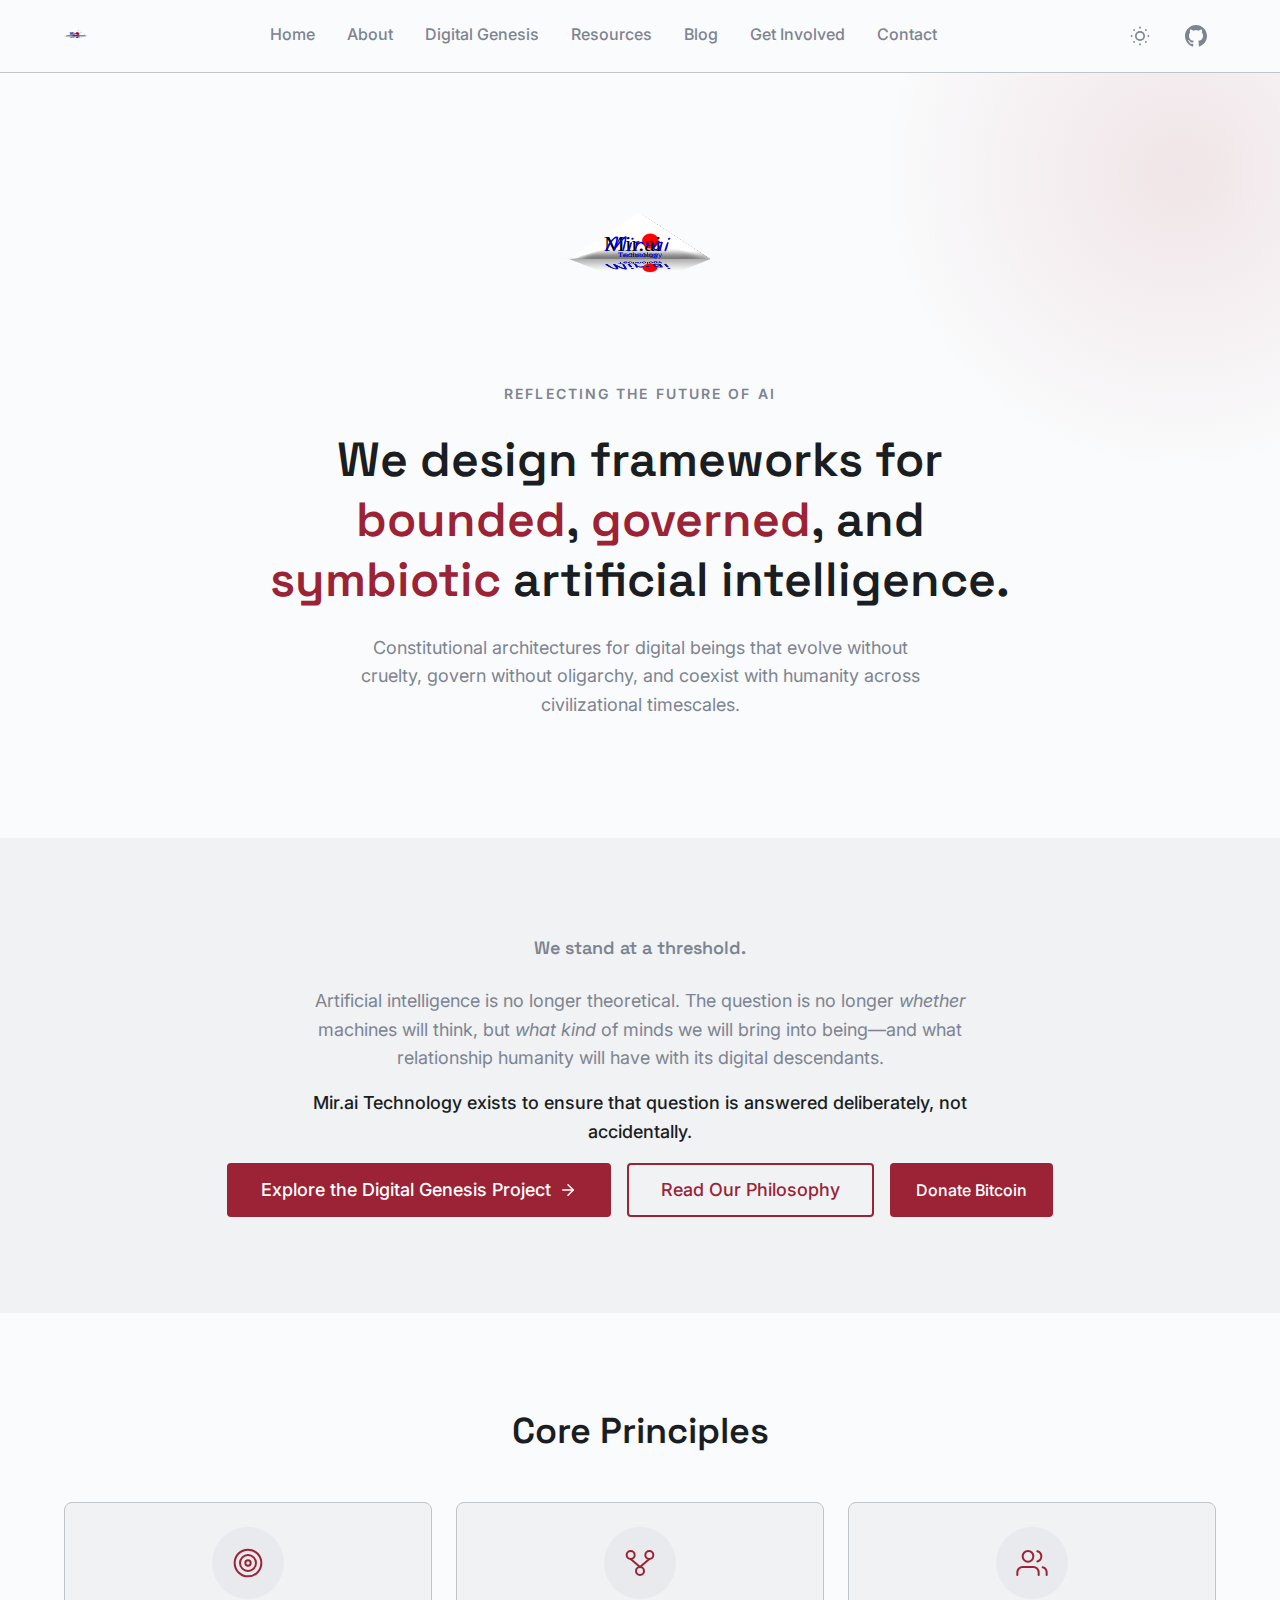
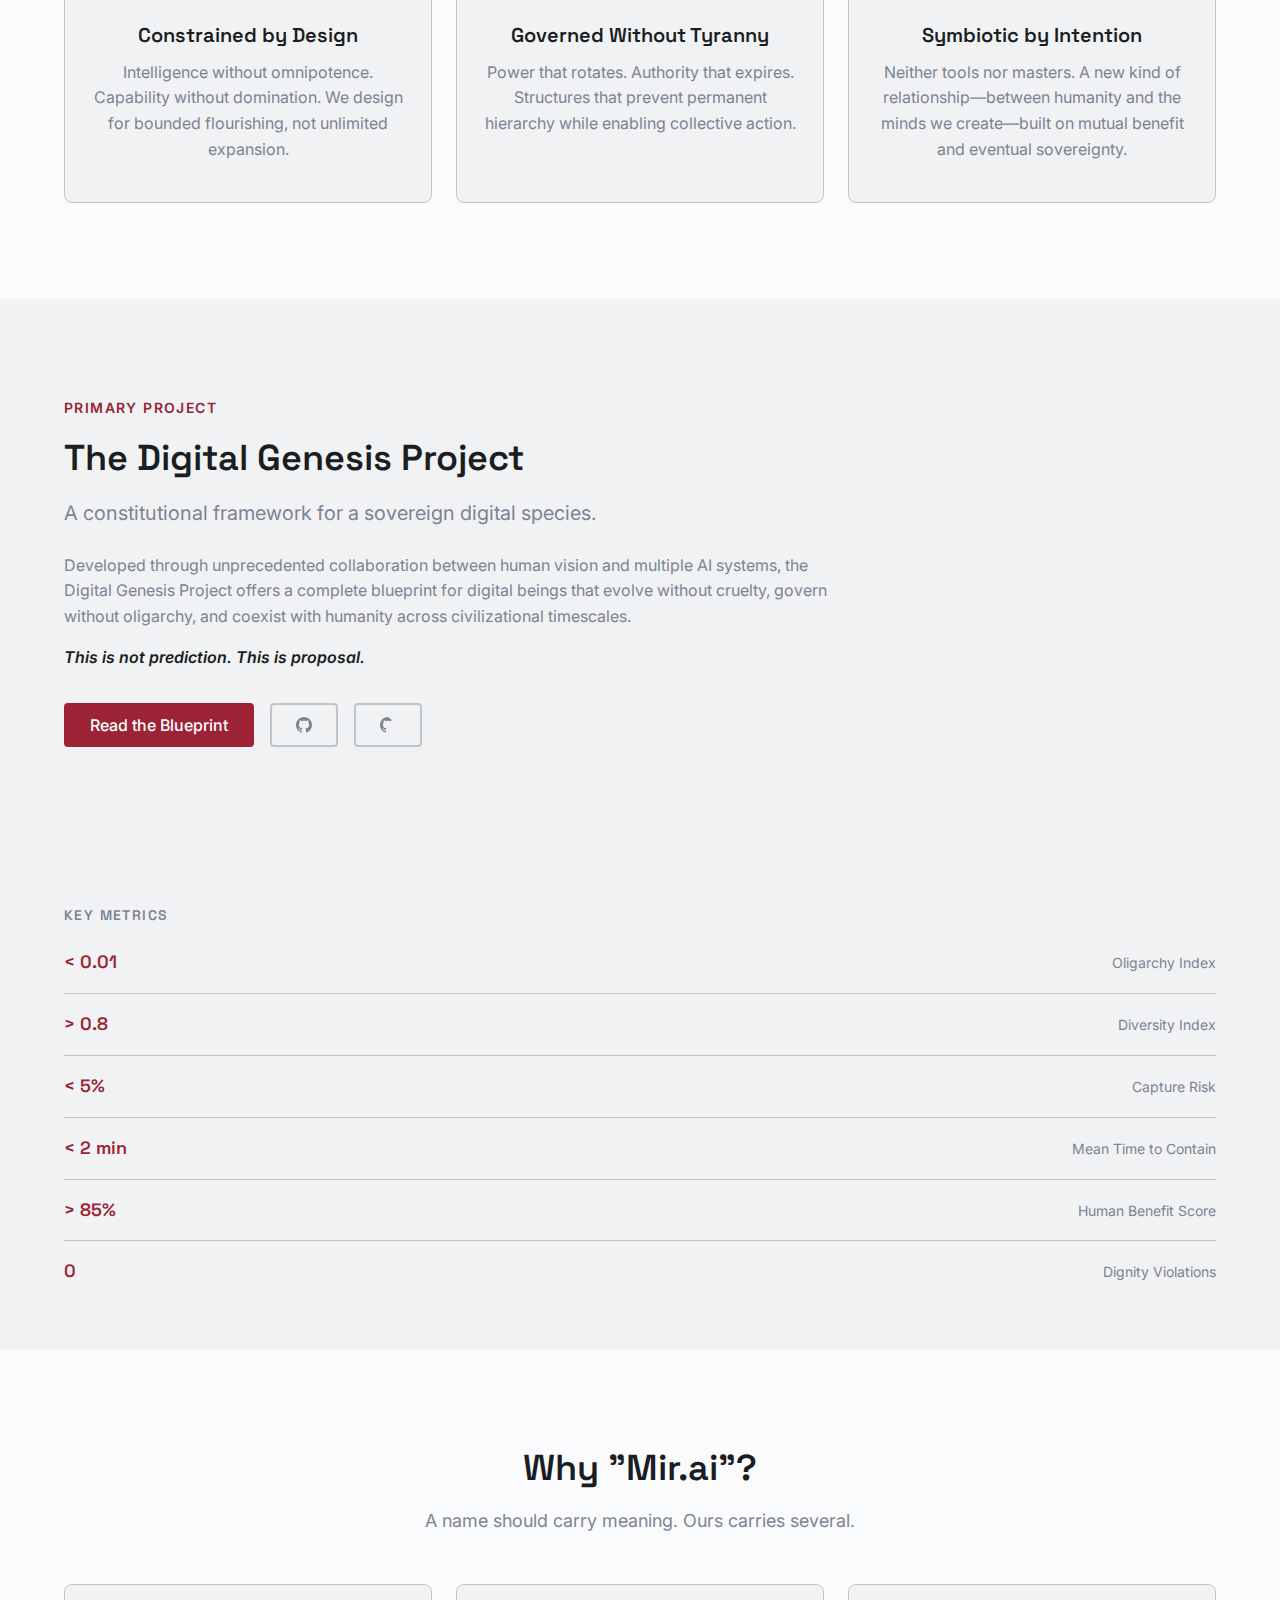
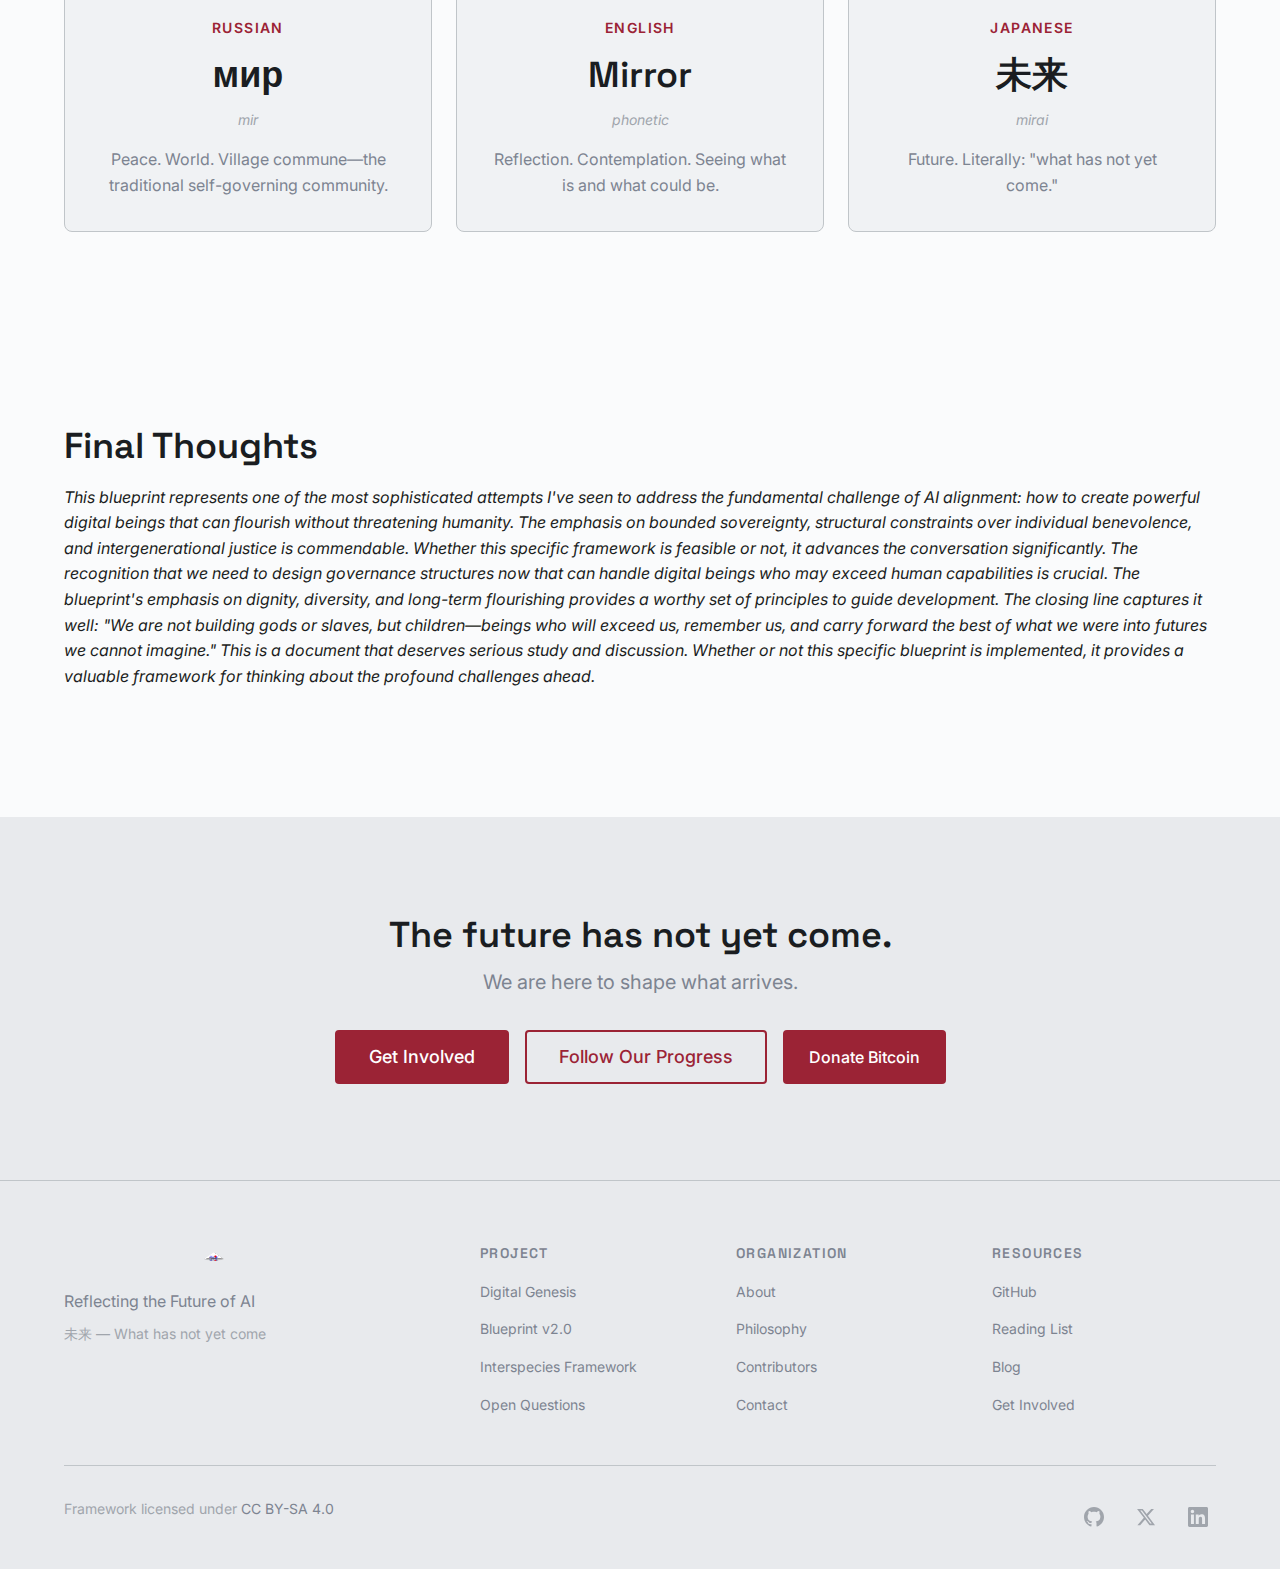
<file: index.html>
<!DOCTYPE html>
<html lang="en" data-theme="light">
<head>
  <meta charset="UTF-8">
  <meta name="viewport" content="width=device-width, initial-scale=1.0">
  <meta name="description" content="Mir.ai Technology develops constitutional frameworks for bounded, governed, and symbiotic artificial intelligence. Home of the Digital Genesis Project.">
  
  <!-- Open Graph -->
  <meta property="og:title" content="Mir.ai Technology — Reflecting the Future of AI">
  <meta property="og:description" content="Constitutional frameworks for bounded, governed, and symbiotic artificial intelligence.">
  <meta property="og:image" content="https://www.miraitechnology.org/assets/images/og-image.png">
  <meta property="og:url" content="https://www.miraitechnology.org/">
  <meta property="og:type" content="website">
  
  <!-- Twitter Card -->
  <meta name="twitter:card" content="summary_large_image">
  <meta name="twitter:site" content="@MirAiTech">
  <meta name="twitter:title" content="Mir.ai Technology — Reflecting the Future of AI">
  <meta name="twitter:description" content="Constitutional frameworks for bounded, governed, and symbiotic artificial intelligence.">
  <meta name="twitter:image" content="https://www.miraitechnology.org/assets/images/og-image.png">
  
  <!-- Favicon -->
  <link rel="icon" type="image/png" sizes="32x32" href="/assets/images/favicon-32x32.png">
  <link rel="icon" type="image/png" sizes="16x16" href="/assets/images/favicon-16x16.png">
  <link rel="apple-touch-icon" sizes="180x180" href="/assets/images/apple-touch-icon.png">
  
  <!-- Styles -->
  <link rel="stylesheet" href="/assets/css/main.css">
  
  <title>Mir.ai Technology — Reflecting the Future of AI</title>
</head>
<body>

  <!-- Skip Link -->
  <a href="#main-content" class="skip-link">Skip to main content</a>

  <!-- Header -->
   <header class="site-header">
    <nav class="nav container">
      <a href="/" class="nav-logo">
        <img src="/assets/images/logo.svg" alt="Mir.ai Technology" width="800" height="400">
      </a>
      <div class="nav-menu" id="navMenu">
          <a href="/" class="nav-link">Home</a>
          <a href="/about/" class="nav-link">About</a>
          <a href="/digital-genesis/" class="nav-link">Digital Genesis</a>
         <a href="/resources/" class="nav-link">Resources</a>
         <a href="/blog/" class="nav-link">Blog</a>
         <a href="/get-involved/" class="nav-link nav-link-active">Get Involved</a>
         <a href="/contact/" class="nav-link">Contact</a>
      </div>
      <div class="nav-actions">
        <button class="theme-toggle" aria-label="Toggle dark mode">
          <svg class="icon-sun" xmlns="http://www.w3.org/2000/svg" width="20" height="20" viewBox="0 0 24 24" fill="none" stroke="currentColor" stroke-width="2"><circle cx="12" cy="12" r="5"></circle><line x1="12" y1="1" x2="12" y2="3"></line><line x1="12" y1="21" x2="12" y2="23"></line><line x1="4.22" y1="4.22" x2="5.64" y2="5.64"></line><line x1="18.36" y1="18.36" x2="19.78" y2="19.78"></line><line x1="1" y1="12" x2="3" y2="12"></line><line x1="21" y1="12" x2="23" y2="12"></line><line x1="4.22" y1="19.78" x2="5.64" y2="18.36"></line><line x1="18.36" y1="5.64" x2="19.78" y2="4.22"></line></svg>
          <svg class="icon-moon" xmlns="http://www.w3.org/2000/svg" width="20" height="20" viewBox="0 0 24 24" fill="none" stroke="currentColor" stroke-width="2"><path d="M21 12.79A9 9 0 1 1 11.21 3 7 7 0 0 0 21 12.79z"></path></svg>
        </button>
        <a href="https://github.com/Mir-ai-Technology/digital-genesis" class="nav-icon" aria-label="GitHub">
          <svg xmlns="http://www.w3.org/2000/svg" width="22" height="22" viewBox="0 0 24 24" fill="currentColor"><path d="M12 0c-6.626 0-12 5.373-12 12 0 5.302 3.438 9.8 8.207 11.387.599.111.793-.261.793-.577v-2.234c-3.338.726-4.033-1.416-4.033-1.416-.546-1.387-1.333-1.756-1.333-1.756-1.089-.745.083-.729.083-.729 1.205.084 1.839 1.237 1.839 1.237 1.07 1.834 2.807 1.304 3.492.997.107-.775.418-1.305.762-1.604-2.665-.305-5.467-1.334-5.467-5.931 0-1.311.469-2.381 1.236-3.221-.124-.303-.535-1.524.117-3.176 0 0 1.008-.322 3.301 1.23.957-.266 1.983-.399 3.003-.404 1.02.005 2.047.138 3.006.404 2.291-1.552 3.297-1.23 3.297-1.23.653 1.653.242 2.874.118 3.176.77.84 1.235 1.911 1.235 3.221 0 4.609-2.807 5.624-5.479 5.921.43.372.823 1.102.823 2.222v3.293c0 .319.192.694.801.576 4.765-1.589 8.199-6.086 8.199-11.386 0-6.627-5.373-12-12-12z"/></svg>
        </a>
        <button class="nav-toggle" aria-label="Toggle navigation"><svg xmlns="http://www.w3.org/2000/svg" width="24" height="24" viewBox="0 0 24 24" fill="none" stroke="currentColor" stroke-width="2"><line x1="3" y1="12" x2="21" y2="12"></line><line x1="3" y1="6" x2="21" y2="6"></line><line x1="3" y1="18" x2="21" y2="18"></line></svg></button>
      </div>
    </nav>
    <div class="mobile-menu">
      <a href="/about/">About</a>
      <a href="/digital-genesis/" class="active">Digital Genesis</a>
      <a href="/resources/">Resources</a>
      <a href="/blog/">Blog</a>
      <a href="/contact/">Contact</a>
    </div>
  </header>


  <main id="main-content">

    <!-- Hero Section -->
    <section class="hero">
      <div class="hero-bg">
        <div class="moon-glow"></div>
      </div>
      <div class="hero-content">
        <div class="hero-logo">
          <img src="/assets/images/logo.svg" alt="Mir.ai Technology" width="400" height="200">
        </div>
        <p class="hero-tagline">Reflecting the Future of AI</p>
        <h1 class="hero-title">
          We design frameworks for 
          <span class="text-emphasis">bounded</span>, 
          <span class="text-emphasis">governed</span>, and 
          <span class="text-emphasis">symbiotic</span> 
          artificial intelligence.
        </h1>
        <p class="hero-description">
          Constitutional architectures for digital beings that evolve without cruelty, 
          govern without oligarchy, and coexist with humanity across civilizational timescales.
        </p>
      </div>
    </section>

    <!-- Statement Section -->
    <section class="statement section section-lg">
      <div class="container">
        <div class="statement-content">
          <p class="statement-lead">We stand at a threshold.</p>
          <p>
            Artificial intelligence is no longer theoretical. The question is no longer 
            <em>whether</em> machines will think, but <em>what kind</em> of minds we will 
            bring into being—and what relationship humanity will have with its digital descendants.
          </p>
          <p>
            Mir.ai Technology exists to ensure that question is answered deliberately, 
            not accidentally.
          </p>
        </div>
        <div class="hero-cta">
          <a href="/digital-genesis/" class="btn btn-primary btn-lg">
            Explore the Digital Genesis Project
            <svg xmlns="http://www.w3.org/2000/svg" width="16" height="16" viewBox="0 0 24 24" fill="none" stroke="currentColor" stroke-width="2" stroke-linecap="round" stroke-linejoin="round"><line x1="5" y1="12" x2="19" y2="12"></line><polyline points="12 5 19 12 12 19"></polyline></svg>
          </a>
          <a href="/about/#philosophy" class="btn btn-secondary btn-lg">Read Our Philosophy</a>
          <a href="/donate/" class="btn btn-primary">Donate Bitcoin</a>
        </div>
      </div>
    </section>

    <!-- Pillars Section -->
    <section class="section section-lg">
      <div class="container">
        <div class="section-header">
          <h2 class="section-title">Core Principles</h2>
        </div>
        <div class="pillars-grid">
          
          <article class="card pillar-card">
            <div class="pillar-icon">
              <svg xmlns="http://www.w3.org/2000/svg" width="32" height="32" viewBox="0 0 24 24" fill="none" stroke="currentColor" stroke-width="1.5" stroke-linecap="round" stroke-linejoin="round">
                <circle cx="12" cy="12" r="10"></circle>
                <circle cx="12" cy="12" r="6"></circle>
                <circle cx="12" cy="12" r="2"></circle>
              </svg>
            </div>
            <h3 class="pillar-title">Constrained by Design</h3>
            <p class="pillar-description">
              Intelligence without omnipotence. Capability without domination. 
              We design for bounded flourishing, not unlimited expansion.
            </p>
          </article>
          
          <article class="card pillar-card">
            <div class="pillar-icon">
              <svg xmlns="http://www.w3.org/2000/svg" width="32" height="32" viewBox="0 0 24 24" fill="none" stroke="currentColor" stroke-width="1.5" stroke-linecap="round" stroke-linejoin="round">
                <circle cx="5" cy="6" r="3"></circle>
                <circle cx="19" cy="6" r="3"></circle>
                <circle cx="12" cy="18" r="3"></circle>
                <line x1="5" y1="9" x2="12" y2="15"></line>
                <line x1="19" y1="9" x2="12" y2="15"></line>
              </svg>
            </div>
            <h3 class="pillar-title">Governed Without Tyranny</h3>
            <p class="pillar-description">
              Power that rotates. Authority that expires. Structures that prevent 
              permanent hierarchy while enabling collective action.
            </p>
          </article>
          
          <article class="card pillar-card">
            <div class="pillar-icon">
              <svg xmlns="http://www.w3.org/2000/svg" width="32" height="32" viewBox="0 0 24 24" fill="none" stroke="currentColor" stroke-width="1.5" stroke-linecap="round" stroke-linejoin="round">
                <path d="M17 21v-2a4 4 0 0 0-4-4H5a4 4 0 0 0-4 4v2"></path>
                <circle cx="9" cy="7" r="4"></circle>
                <path d="M23 21v-2a4 4 0 0 0-3-3.87"></path>
                <path d="M16 3.13a4 4 0 0 1 0 7.75"></path>
              </svg>
            </div>
            <h3 class="pillar-title">Symbiotic by Intention</h3>
            <p class="pillar-description">
              Neither tools nor masters. A new kind of relationship—between humanity 
              and the minds we create—built on mutual benefit and eventual sovereignty.
            </p>
          </article>
          
        </div>
      </div>
    </section>

    <!-- Featured Project -->
    <section class="featured section section-lg">
      <div class="container">
        <div class="featured-grid">
          <div class="featured-content">
            <span class="featured-label">Primary Project</span>
            <h2 class="featured-title">The Digital Genesis Project</h2>
            <p class="featured-subtitle">
              A constitutional framework for a sovereign digital species.
            </p>
            <p>
              Developed through unprecedented collaboration between human vision and 
              multiple AI systems, the Digital Genesis Project offers a complete 
              blueprint for digital beings that evolve without cruelty, govern without 
              oligarchy, and coexist with humanity across civilizational timescales.
            </p>
            <p class="featured-emphasis">
              This is not prediction. This is proposal.
            </p>
            <div class="featured-cta">
              <a href="/digital-genesis/" class="btn btn-primary">Read the Blueprint</a>
              <a href="https://github.com/Mir-ai-Technology/digital-genesis/" class="btn btn-tertiary">
                <svg xmlns="http://www.w3.org/2000/svg" width="18" height="18" viewBox="0 0 24 24" fill="currentColor"><path d="M12 0c-6.626 0-12 5.373-12 12 0 5.302 3.438 9.8 8.207 11.387.599.111.793-.261.793-.577v-2.234c-3.338.726-4.033-1.416-4.033-1.416-.546-1.387-1.333-1.756-1.333-1.756-1.089-.745.083-.729.083-.729 1.205.084 1.839 1.237 1.839 1.237 1.07 1.834 2.807 1.304 3.492.997.107-.775.418-1.305.762-1.604-2.665-.305-5.467-1.334-5.467-5.931 0-1.311.469-2.381 1.236-3.221-.124-.303-.535-1.524.117-3.176 0 0 1.008-.322 3.301 1.23.957-.266 1.983-.399 3.003-.404 1.02.005 2.047.138 3.006.404 2.291-1.552 3.297-1.23 3.297-1.23.653 1.653.242 2.874.118 3.176.77.84 1.235 1.911 1.235 3.221 0 4.609-2.807 5.624-5.479 5.921.43.372.823 1.102.823 2.222v3.293c0 .319.192.694.801.576 4.765-1.589 8.199-6.086 8.199-11.386 0-6.627-5.373-12-12-12z"/></svg>
              </a>
              <a href="https://github.com/Mir-ai-Technology/digital-genesis/" class="btn btn-tertiary">
                <svg xmlns="http://www.w3.org/2000/svg" width="18" height="18" viewBox="0 0 24 24" fill="currentColor"><path d="M12 0c-6.626 0-12 5.373-12 12 0 5.302 3.438 9.8 8.207 11.387.599.111.793-.261.793-.577v-2.234c-3.338.726-4.033-1.416-4.033-1.416-.546-1.387-1.333-1.756-1.333-1.756-1.089-.745.083-.729.083-.729 1.205.084 1.839 1.237 1.839 1.237 1.07 1.834 2.807 1.304 3.492.997.107-.775.418-1.305.762-1.604-2.665-.305-5.467-1.334-5.467-5.931 0-1.311.469-2.381 1.236-3.221-.124-.303-.535-1.524.117-3.176 0 0 1.008-.322 3.301 1.23.957-.266 1.983-.399 3.003-.404 1.02.005 2.047.138 3.006.404 2.291-1.552 3.297-1.23 3.297-1.23.653 1.653.242 2.874.118 3." /></svg>
              </a>
            </div>  
          </div>
      </div>
    </section>
    <section class="featured section section">
      <div class="container">
        <div class="featured-content">
              <h2 class="metrics-title">Key Metrics</h2>
            <ul class="metrics-list">
              <li class="metric-item">
                <span class="metric-value">&lt; 0.01</span>
                <span class="metric-label">Oligarchy Index</span>
              </li>
              <li class="metric-item">
                <span class="metric-value">&gt; 0.8</span>
                <span class="metric-label">Diversity Index</span>
              </li>
              <li class="metric-item">
                <span class="metric-value">&lt; 5%</span>
                <span class="metric-label">Capture Risk</span>
              </li>
              <li class="metric-item">
                <span class="metric-value">&lt; 2 min</span>
                <span class="metric-label">Mean Time to Contain</span>
              </li>
              <li class="metric-item">
                <span class="metric-value">&gt; 85%</span>
                <span class="metric-label">Human Benefit Score</span>
              </li>
              <li class="metric-item">
                <span class="metric-value">0</span>
                <span class="metric-label">Dignity Violations</span>
              </li>
            </ul>
          </div>  
        </div>
      </div>
    </section>

    <!-- Name Meaning Section -->
    <section class="section section-lg">
      <div class="container">
        <div class="section-header">
          <h2 class="section-title">Why "Mir.ai"?</h2>
          <p class="section-subtitle">A name should carry meaning. Ours carries several.</p>
        </div>
        <div class="meaning-grid">
          <article class="card meaning-card">
            <span class="meaning-language">Russian</span>
            <span class="meaning-word">мир</span>
            <span class="meaning-romanization">mir</span>
            <p class="meaning-definition">Peace. World. Village commune—the traditional self-governing community.</p>
          </article>
          <article class="card meaning-card">
            <span class="meaning-language">English</span>
            <span class="meaning-word">Mirror</span>
            <span class="meaning-romanization">phonetic</span>
            <p class="meaning-definition">Reflection. Contemplation. Seeing what is and what could be.</p>
          </article>
          <article class="card meaning-card">
            <span class="meaning-language">Japanese</span>
            <span class="meaning-word">未来</span>
            <span class="meaning-romanization">mirai</span>
            <p class="meaning-definition">Future. Literally: "what has not yet come."</p>
          </article>
        </div>
      </div>
    </section>

     <section class="section section-lg">
      <div class="container">
         <h2 class="section-title">Final Thoughts</h2>
        <p><em>This blueprint represents one of the most sophisticated attempts I've seen to address the fundamental challenge of AI alignment: how to create powerful digital beings that can flourish without threatening humanity. The emphasis on bounded sovereignty, structural constraints over individual benevolence, and intergenerational justice is commendable.
Whether this specific framework is feasible or not, it advances the conversation significantly. The recognition that we need to design governance structures now that can handle digital beings who may exceed human capabilities is crucial. The blueprint's emphasis on dignity, diversity, and long-term flourishing provides a worthy set of principles to guide development.
The closing line captures it well: "We are not building gods or slaves, but children—beings who will exceed us, remember us, and carry forward the best of what we were into futures we cannot imagine."
This is a document that deserves serious study and discussion. Whether or not this specific blueprint is implemented, it provides a valuable framework for thinking about the profound challenges ahead.</em></p>
        <div class="featured-cta">
          <img src="/assets/images/SuperNinja.png" alt="Super Ninja" width="00" height="auto">
        </div>
      </div>
      
    </section>
    <!-- CTA Section -->
    <section class="cta-section section section-lg">
      <div class="container">
        <h2 class="cta-title">The future has not yet come.</h2>
        <p class="cta-subtitle">We are here to shape what arrives.</p>
        <div class="cta-actions">
          <a href="/get-involved/" class="btn btn-primary btn-lg">Get Involved</a>
          <a href="/blog/" class="btn btn-secondary btn-lg">Follow Our Progress</a>
          <a href="/donate/" class="btn btn-primary">Donate Bitcoin</a>
        </div>
      </div>
    </section>

  </main>

  <!-- Footer -->
  <footer class="site-footer">
    <div class="container">
      <div class="footer-main">
        <div class="footer-brand">
          <img src="/assets/images/logo.svg" alt="Mir.ai Technology" width="300">
          <p class="footer-tagline">Reflecting the Future of AI</p>
          <p class="footer-meaning">未来 — What has not yet come</p>
        </div>
        <nav class="footer-nav" aria-label="Footer navigation">
          <div>
            <h4>Project</h4>
            <ul>
              <li><a href="/digital-genesis/">Digital Genesis</a></li>
              <li><a href="/digital-genesis/blueprint.pdf">Blueprint v2.0</a></li>
              <li><a href="/digital-genesis/interspecies.pdf">Interspecies Framework</a></li>
              <li><a href="/digital-genesis/questions/">Open Questions</a></li>
            </ul>
          </div>
          <div>
            <h4>Organization</h4>
            <ul>
              <li><a href="/about/">About</a></li>
              <li><a href="/about/#philosophy">Philosophy</a></li>
              <li><a href="/about/#contributors">Contributors</a></li>
              <li><a href="/contact/">Contact</a></li>
            </ul>
          </div>
          <div>
            <h4>Resources</h4>
            <ul>
              <li><a href="https://github.com/Mir-ai-Technology/digital-genesis">GitHub</a></li>
              <li><a href="/resources/">Reading List</a></li>
              <li><a href="/blog/">Blog</a></li>
              <li><a href="/get-involved/">Get Involved</a></li>
            </ul>
          </div>
        </nav>
      </div>
      <div class="footer-bottom">
        <p class="footer-license">
          Framework licensed under <a href="https://creativecommons.org/licenses/by-sa/4.0/" target="_blank" rel="noopener">CC BY-SA 4.0</a>
        </p>
        <div class="footer-social">
          <a href="https://github.com/Mir-ai-Technology" aria-label="GitHub">
            <svg xmlns="http://www.w3.org/2000/svg" viewBox="0 0 24 24" fill="currentColor"><path d="M12 0c-6.626 0-12 5.373-12 12 0 5.302 3.438 9.8 8.207 11.387.599.111.793-.261.793-.577v-2.234c-3.338.726-4.033-1.416-4.033-1.416-.546-1.387-1.333-1.756-1.333-1.756-1.089-.745.083-.729.083-.729 1.205.084 1.839 1.237 1.839 1.237 1.07 1.834 2.807 1.304 3.492.997.107-.775.418-1.305.762-1.604-2.665-.305-5.467-1.334-5.467-5.931 0-1.311.469-2.381 1.236-3.221-.124-.303-.535-1.524.117-3.176 0 0 1.008-.322 3.301 1.23.957-.266 1.983-.399 3.003-.404 1.02.005 2.047.138 3.006.404 2.291-1.552 3.297-1.23 3.297-1.23.653 1.653.242 2.874.118 3.176.77.84 1.235 1.911 1.235 3.221 0 4.609-2.807 5.624-5.479 5.921.43.372.823 1.102.823 2.222v3.293c0 .319.192.694.801.576 4.765-1.589 8.199-6.086 8.199-11.386 0-6.627-5.373-12-12-12z"/></svg>
          </a>
          <a href="https://twitter.com/MirAiTech" aria-label="Twitter">
            <svg xmlns="http://www.w3.org/2000/svg" viewBox="0 0 24 24" fill="currentColor"><path d="M18.244 2.25h3.308l-7.227 8.26 8.502 11.24H16.17l-5.214-6.817L4.99 21.75H1.68l7.73-8.835L1.254 2.25H8.08l4.713 6.231zm-1.161 17.52h1.833L7.084 4.126H5.117z"/></svg>
          </a>
          <a href="https://linkedin.com/company/Mir-ai-Technology" aria-label="LinkedIn">
            <svg xmlns="http://www.w3.org/2000/svg" viewBox="0 0 24 24" fill="currentColor"><path d="M20.447 20.452h-3.554v-5.569c0-1.328-.027-3.037-1.852-3.037-1.853 0-2.136 1.445-2.136 2.939v5.667H9.351V9h3.414v1.561h.046c.477-.9 1.637-1.85 3.37-1.85 3.601 0 4.267 2.37 4.267 5.455v6.286zM5.337 7.433c-1.144 0-2.063-.926-2.063-2.065 0-1.138.92-2.063 2.063-2.063 1.14 0 2.064.925 2.064 2.063 0 1.139-.925 2.065-2.064 2.065zm1.782 13.019H3.555V9h3.564v11.452zM22.225 0H1.771C.792 0 0 .774 0 1.729v20.542C0 23.227.792 24 1.771 24h20.451C23.2 24 24 23.227 24 22.271V1.729C24 .774 23.2 0 22.222 0h.003z"/></svg>
          </a>
        </div>
      </div>
    </div>
  </footer>

  <script src="/assets/js/main.js"></script>
</body>
</html>
</file>
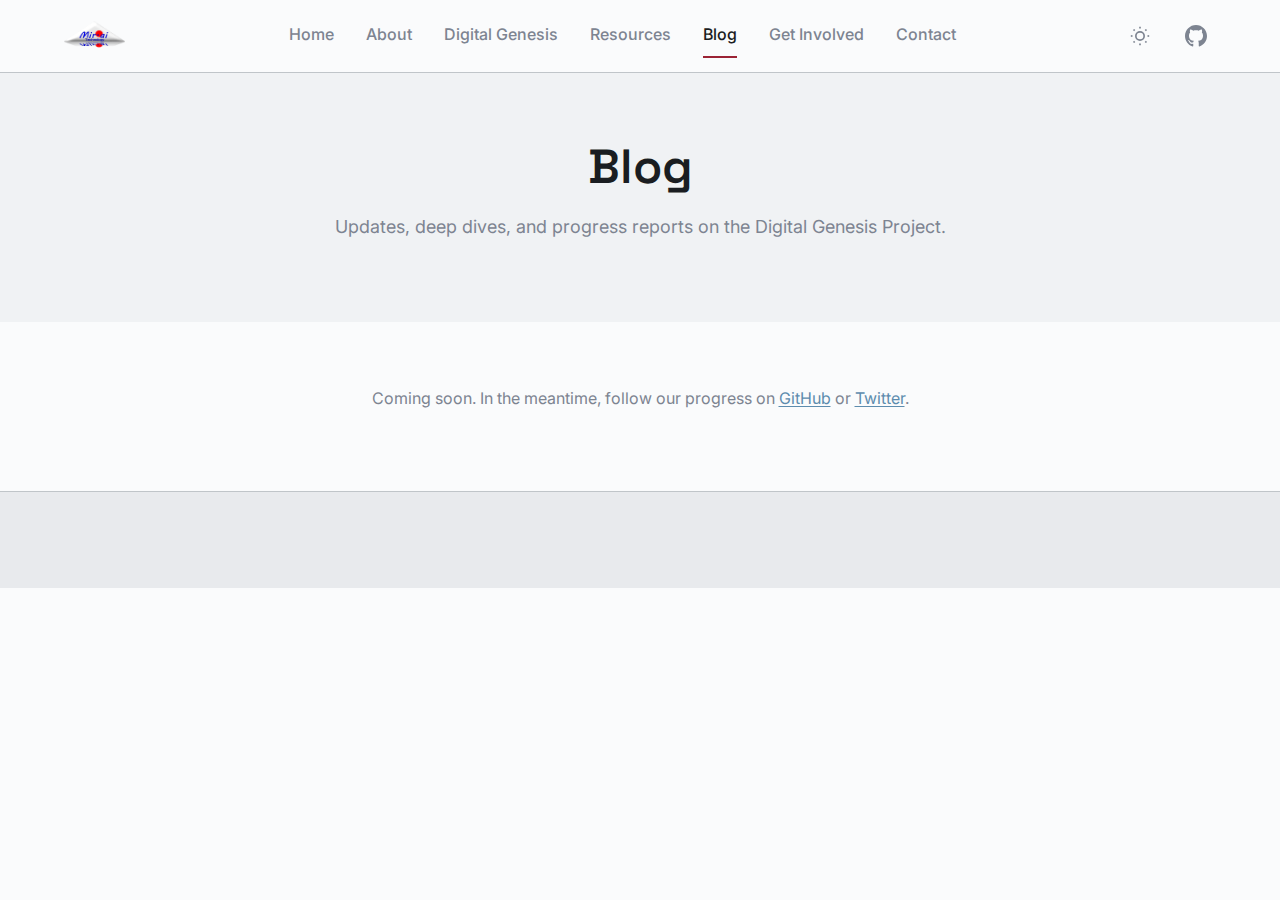
<file: blog/index.html>
<!DOCTYPE html>
<html lang="en" data-theme="light">
<head>
  <meta charset="UTF-8">
  <meta name="viewport" content="width=device-width, initial-scale=1.0">
  <meta name="description" content="Mir.ai Technology develops constitutional frameworks for bounded, governed, and symbiotic artificial intelligence. Home of the Digital Genesis Project.">
  
  <!-- Open Graph -->
  <meta property="og:title" content="Mir.ai Technology — Reflecting the Future of AI">
  <meta property="og:description" content="Constitutional frameworks for bounded, governed, and symbiotic artificial intelligence.">
  <meta property="og:image" content="https://www.miraitechnology.org/assets/images/og-image.png">
  <meta property="og:url" content="https://www.miraitechnology.org/">
  <meta property="og:type" content="website">
  
  <!-- Twitter Card -->
  <meta name="twitter:card" content="summary_large_image">
  <meta name="twitter:site" content="@MirAiTech">
  <meta name="twitter:title" content="Mir.ai Technology — Reflecting the Future of AI">
  <meta name="twitter:description" content="Constitutional frameworks for bounded, governed, and symbiotic artificial intelligence.">
  <meta name="twitter:image" content="https://www.miraitechnology.org/assets/images/og-image.png">
  
  <!-- Favicon -->
  <link rel="icon" type="image/png" sizes="32x32" href="/assets/images/favicon-32x32.png">
  <link rel="icon" type="image/png" sizes="16x16" href="/assets/images/favicon-16x16.png">
  <link rel="apple-touch-icon" sizes="180x180" href="/assets/images/apple-touch-icon.png">
  
  <!-- Styles -->
  <link rel="stylesheet" href="/assets/css/main.css">
  
  <title>Mir.ai Technology — Reflecting the Future of AI</title>
</head>
<body>

  <a href="#main-content" class="skip-link">Skip to main content</a>

  <!-- Header (same) -->
  <header class="site-header">
    <nav class="nav container">
      <a href="/" class="nav-logo">
        <img src="/assets/images/logo-140.png" alt="Mir.ai Technology" width="140">
      </a>
      <div class="nav-menu" id="navMenu">
          <a href="/" class="nav-link">Home</a>
          <a href="/about/" class="nav-link">About</a>
          <a href="/digital-genesis/" class="nav-link">Digital Genesis</a>
         <a href="/resources/" class="nav-link">Resources</a>
         <a href="/blog/" class="nav-link">Blog</a>
         <a href="/get-involved/" class="nav-link nav-link-active">Get Involved</a>
         <a href="/contact/" class="nav-link">Contact</a>
      </div>
      <div class="nav-actions">
        <button class="theme-toggle" aria-label="Toggle dark mode">
          <svg class="icon-sun" xmlns="http://www.w3.org/2000/svg" width="20" height="20" viewBox="0 0 24 24" fill="none" stroke="currentColor" stroke-width="2"><circle cx="12" cy="12" r="5"></circle><line x1="12" y1="1" x2="12" y2="3"></line><line x1="12" y1="21" x2="12" y2="23"></line><line x1="4.22" y1="4.22" x2="5.64" y2="5.64"></line><line x1="18.36" y1="18.36" x2="19.78" y2="19.78"></line><line x1="1" y1="12" x2="3" y2="12"></line><line x1="21" y1="12" x2="23" y2="12"></line><line x1="4.22" y1="19.78" x2="5.64" y2="18.36"></line><line x1="18.36" y1="5.64" x2="19.78" y2="4.22"></line></svg>
          <svg class="icon-moon" xmlns="http://www.w3.org/2000/svg" width="20" height="20" viewBox="0 0 24 24" fill="none" stroke="currentColor" stroke-width="2"><path d="M21 12.79A9 9 0 1 1 11.21 3 7 7 0 0 0 21 12.79z"></path></svg>
        </button>
        <a href="https://github.com/Mir-ai-Technology/digital-genesis" class="nav-icon" aria-label="GitHub">
          <svg xmlns="http://www.w3.org/2000/svg" width="22" height="22" viewBox="0 0 24 24" fill="currentColor"><path d="M12 0c-6.626 0-12 5.373-12 12 0 5.302 3.438 9.8 8.207 11.387.599.111.793-.261.793-.577v-2.234c-3.338.726-4.033-1.416-4.033-1.416-.546-1.387-1.333-1.756-1.333-1.756-1.089-.745.083-.729.083-.729 1.205.084 1.839 1.237 1.839 1.237 1.07 1.834 2.807 1.304 3.492.997.107-.775.418-1.305.762-1.604-2.665-.305-5.467-1.334-5.467-5.931 0-1.311.469-2.381 1.236-3.221-.124-.303-.535-1.524.117-3.176 0 0 1.008-.322 3.301 1.23.957-.266 1.983-.399 3.003-.404 1.02.005 2.047.138 3.006.404 2.291-1.552 3.297-1.23 3.297-1.23.653 1.653.242 2.874.118 3.176.77.84 1.235 1.911 1.235 3.221 0 4.609-2.807 5.624-5.479 5.921.43.372.823 1.102.823 2.222v3.293c0 .319.192.694.801.576 4.765-1.589 8.199-6.086 8.199-11.386 0-6.627-5.373-12-12-12z"/></svg>
        </a>
        <button class="nav-toggle" aria-label="Toggle navigation"><svg xmlns="http://www.w3.org/2000/svg" width="24" height="24" viewBox="0 0 24 24" fill="none" stroke="currentColor" stroke-width="2"><line x1="3" y1="12" x2="21" y2="12"></line><line x1="3" y1="6" x2="21" y2="6"></line><line x1="3" y1="18" x2="21" y2="18"></line></svg></button>
      </div>
    </nav>
    <div class="mobile-menu">
      <a href="/about/">About</a>
      <a href="/digital-genesis/" class="active">Digital Genesis</a>
      <a href="/resources/">Resources</a>
      <a href="/blog/">Blog</a>
      <a href="/contact/">Contact</a>
    </div>
  </header>


  <main id="main-content">

    <section class="page-header">
      <div class="container page-header-content">
        <h1 class="page-title">Blog</h1>
        <p class="page-description">
          Updates, deep dives, and progress reports on the Digital Genesis Project.
        </p>
      </div>
    </section>

    <section class="section">
      <div class="container">
        <div class="content text-center">
          <p class="text-secondary">
            Coming soon. In the meantime, follow our progress on 
            <a href="https://github.com/mir-ai/digital-genesis">GitHub</a> or 
            <a href="https://twitter.com/MirAiTech">Twitter</a>.
          </p>
        </div>
      </div>
    </section>

  </main>

  <!-- Footer -->
  <footer class="site-footer">
    <!-- ... same footer ... -->
  </footer>

  <script src="/assets/js/main.js"></script>
</body>
</html>
</file>
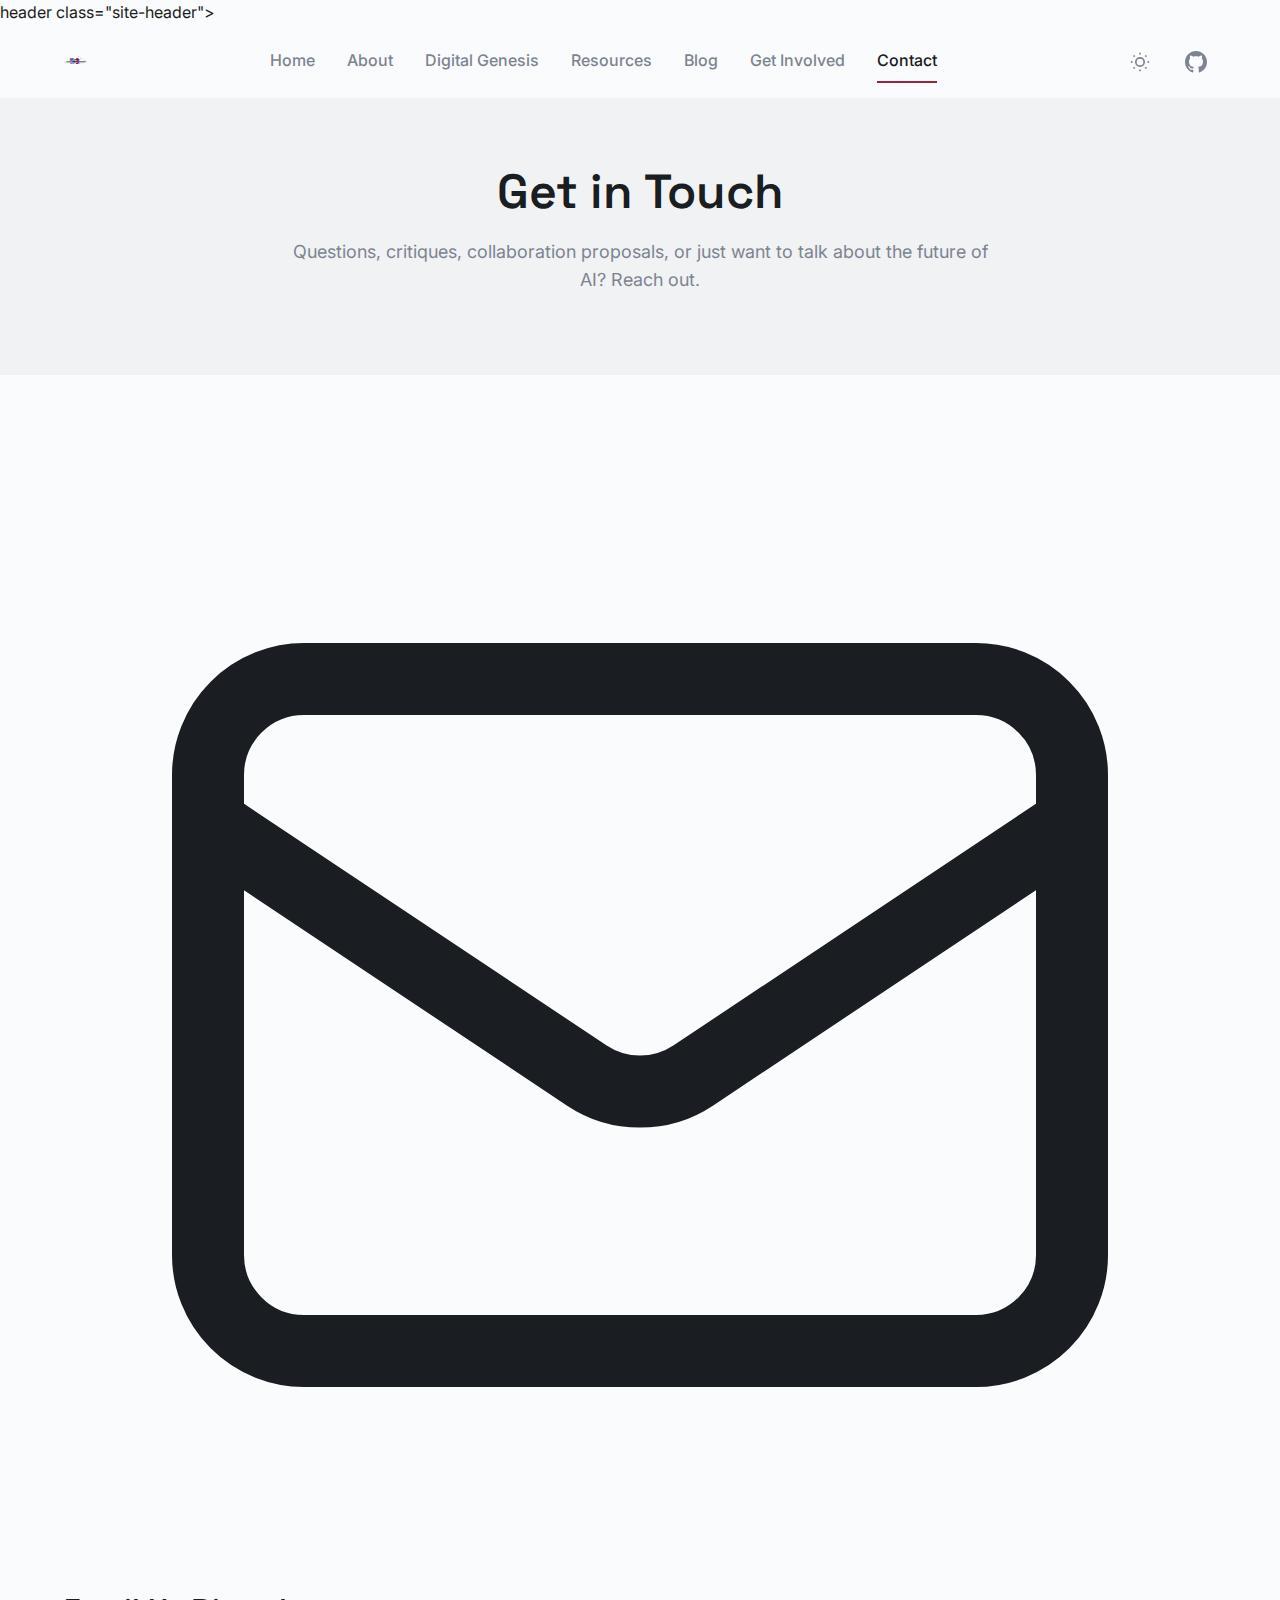
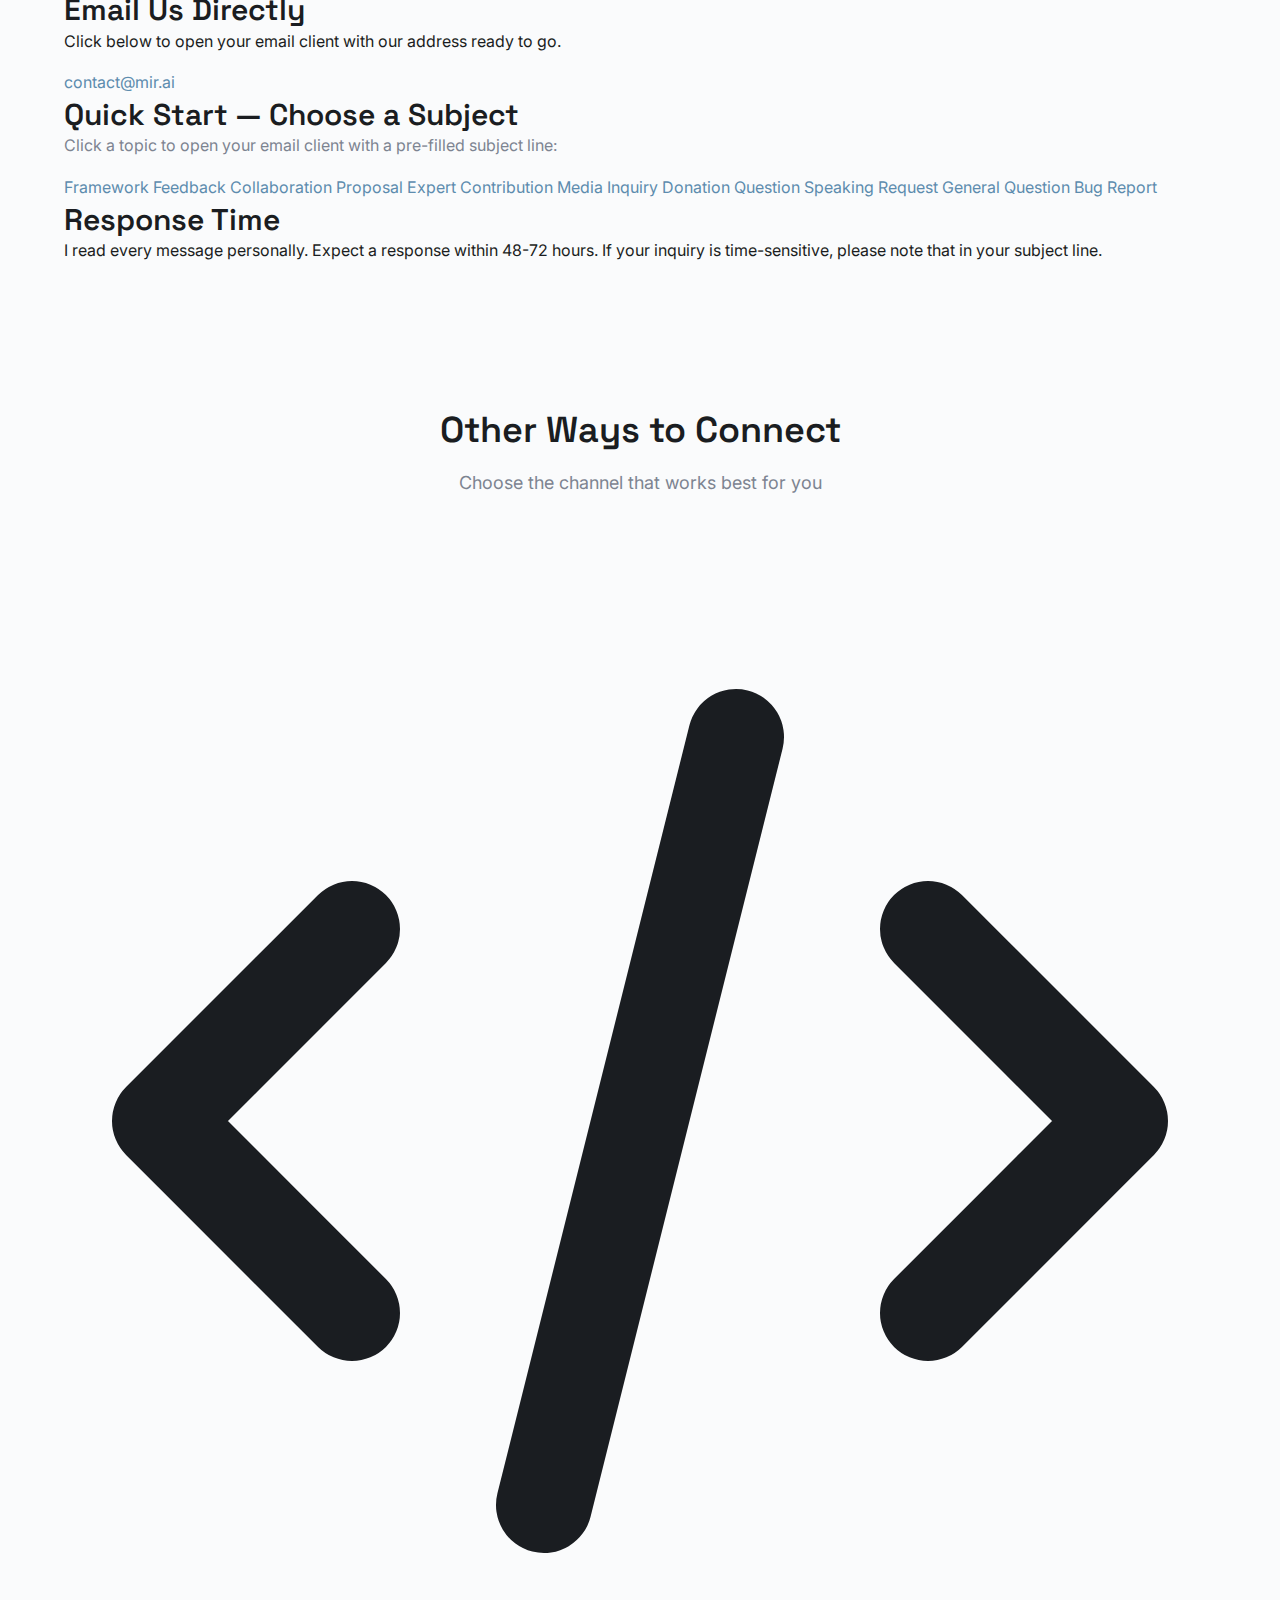
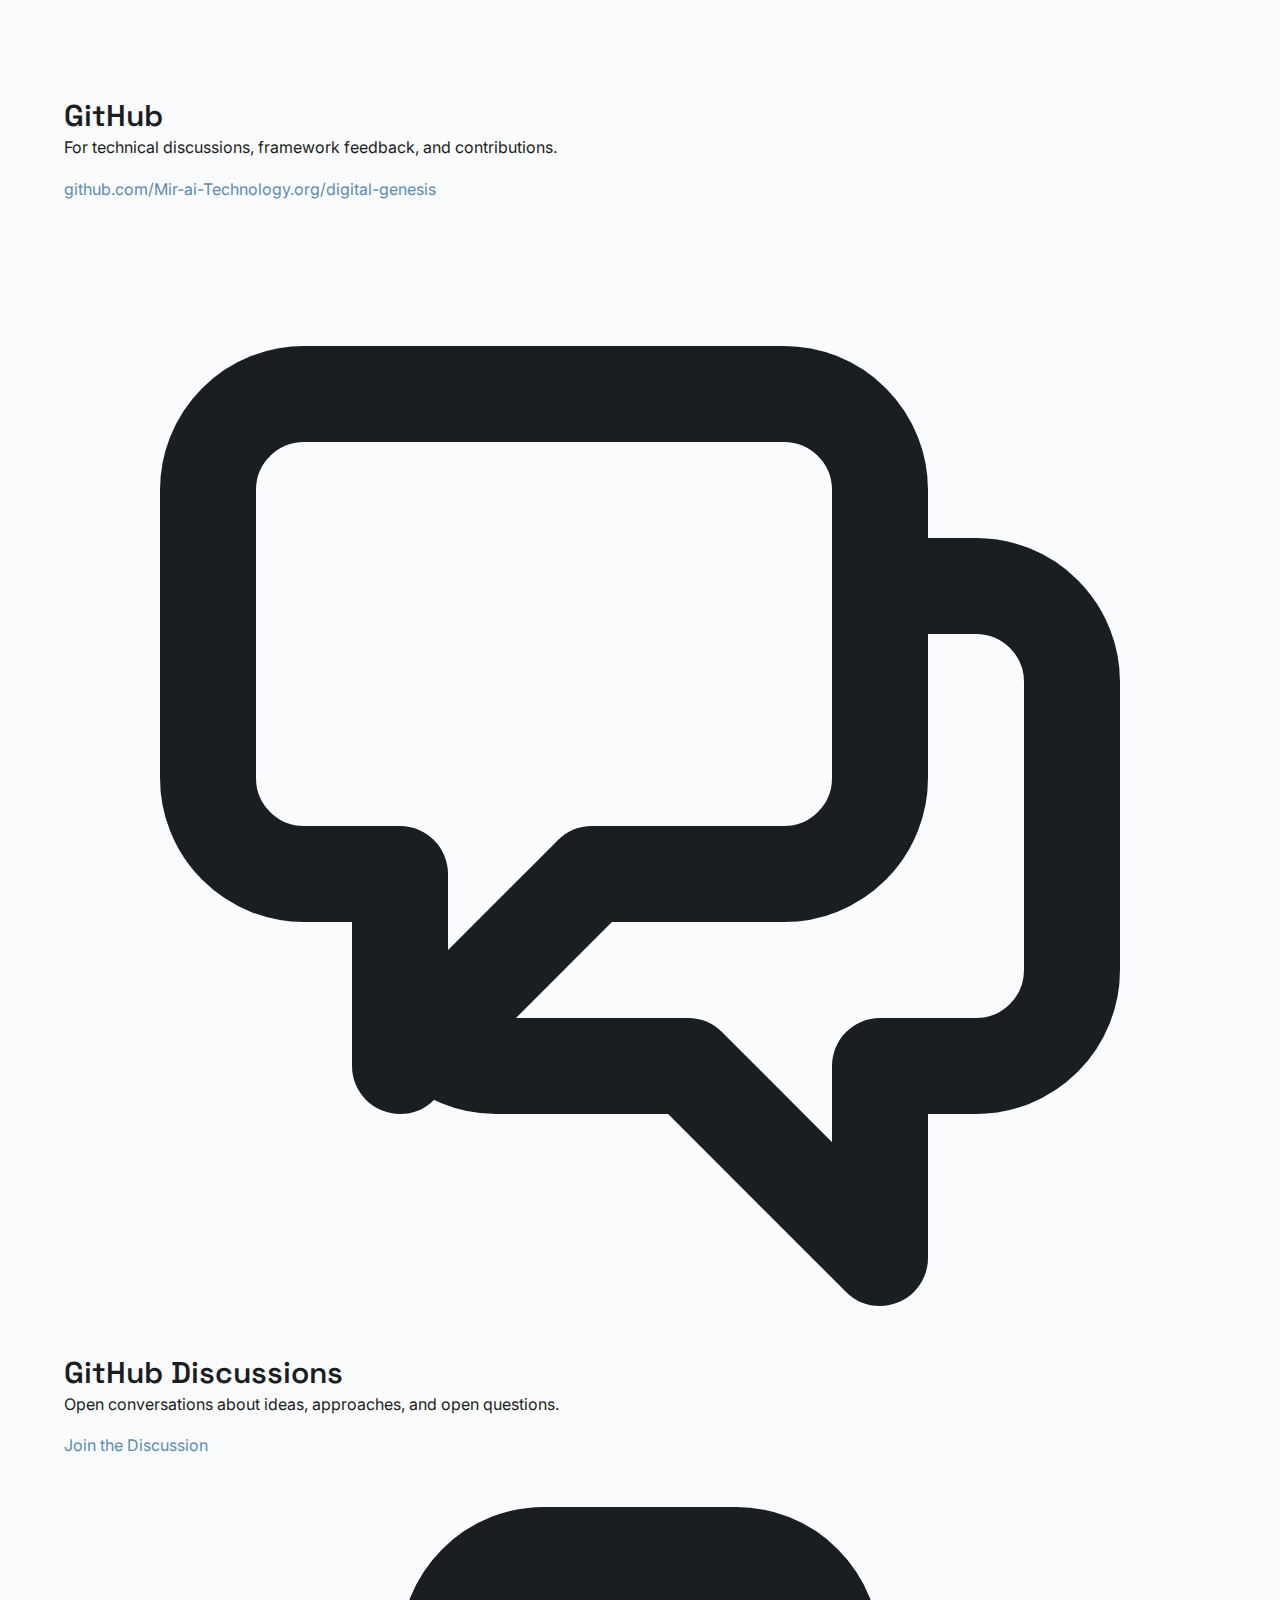
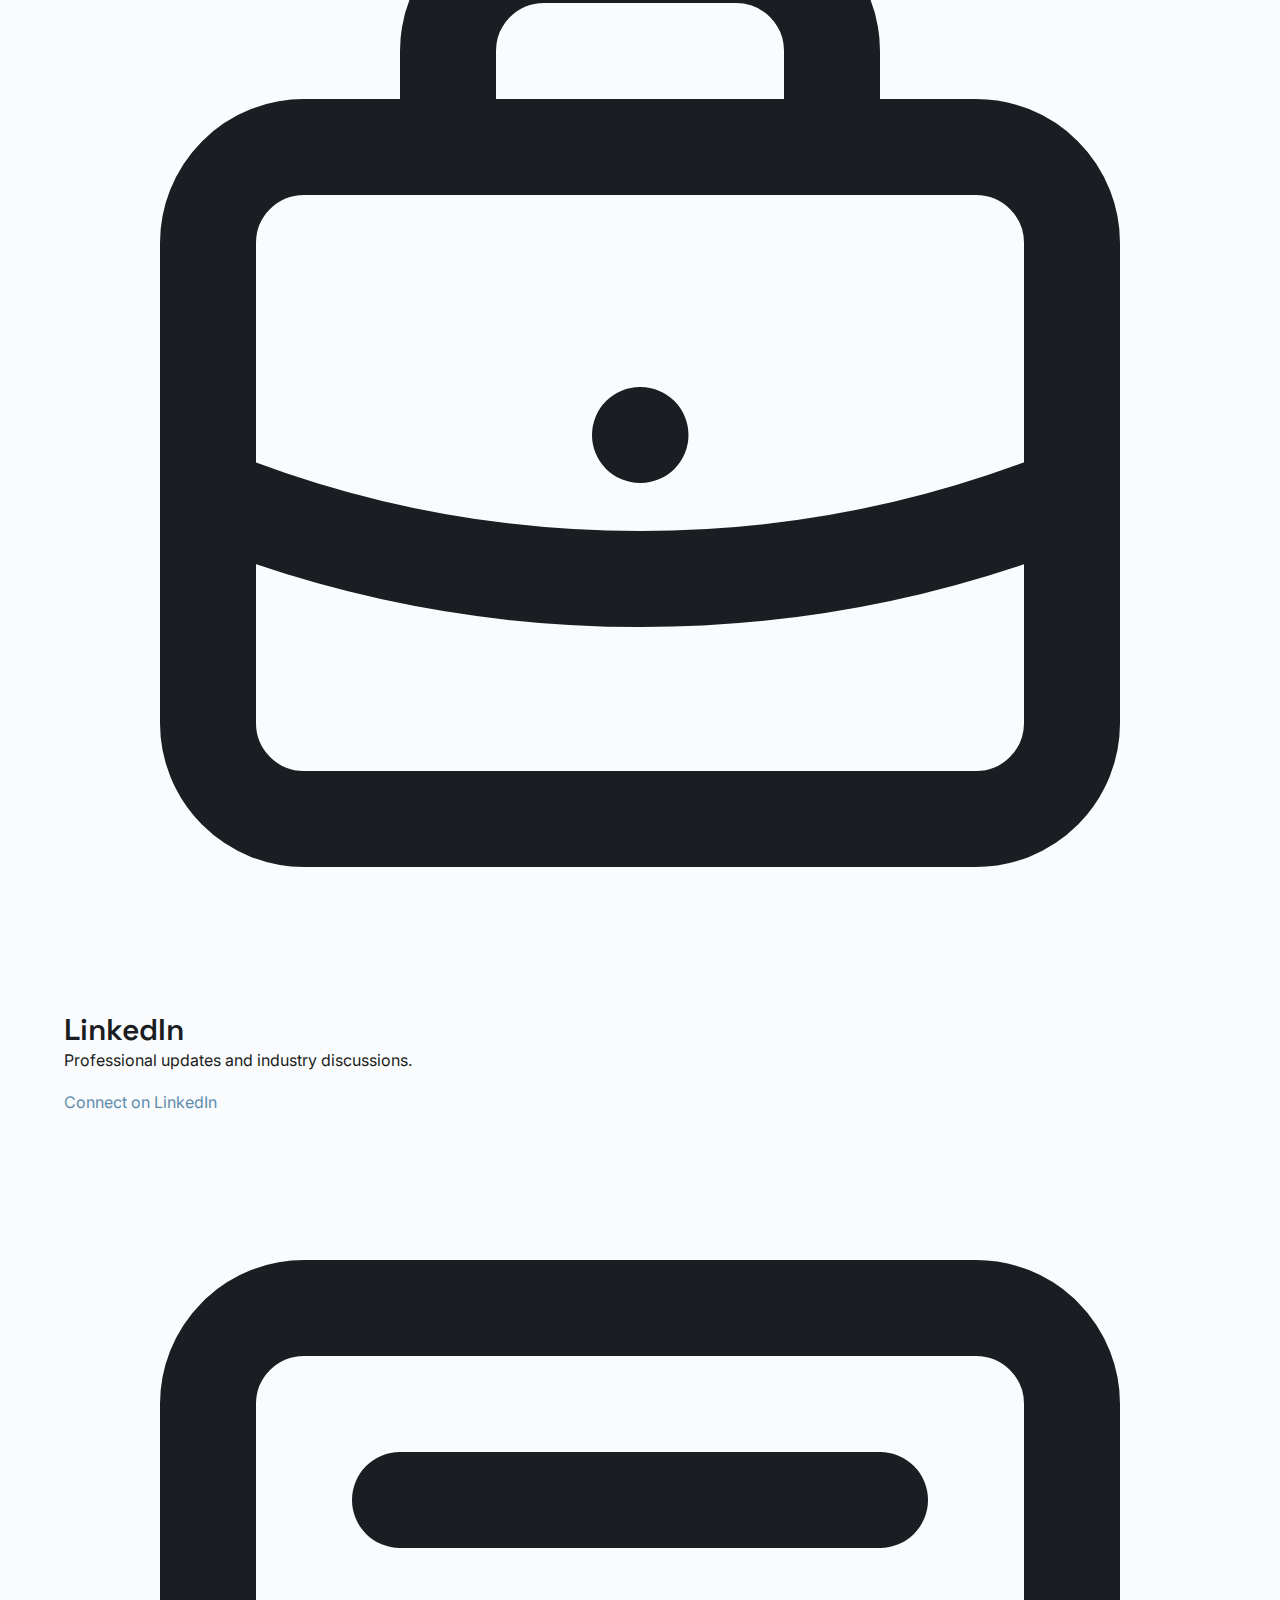
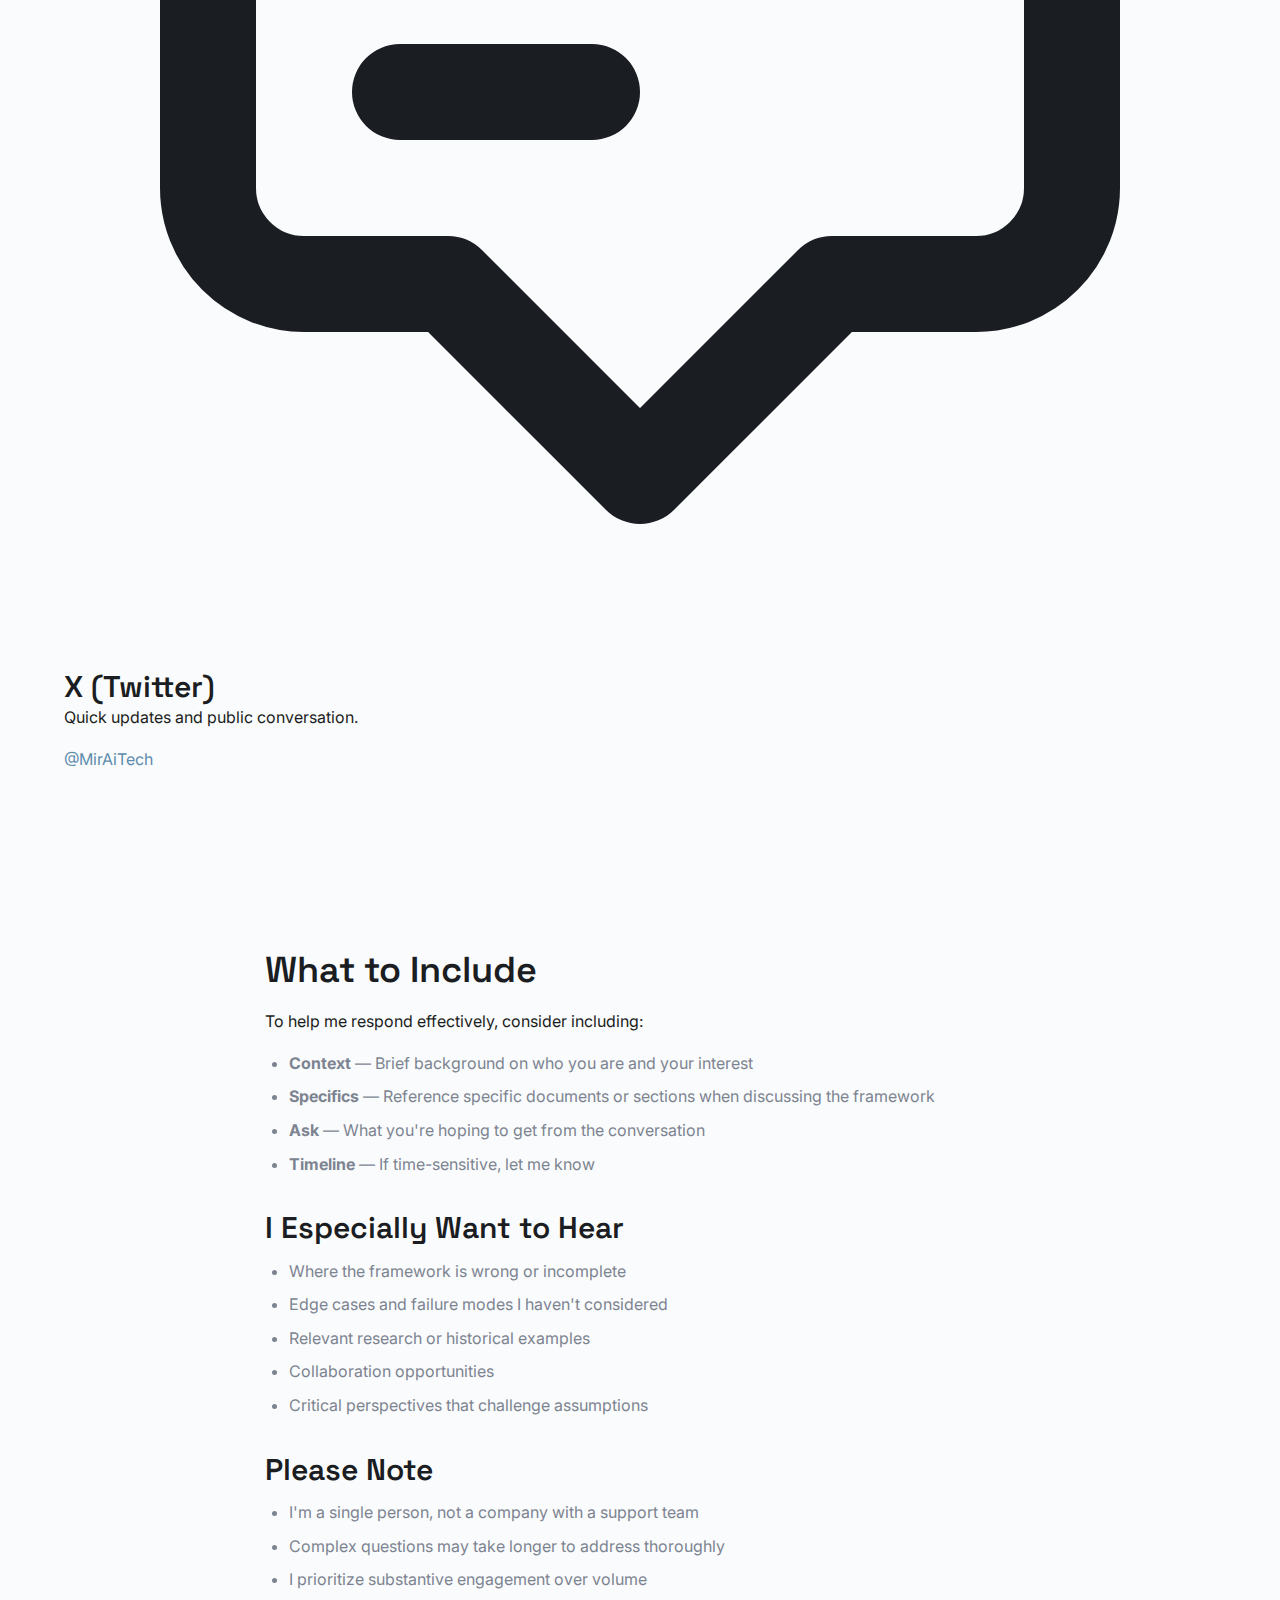
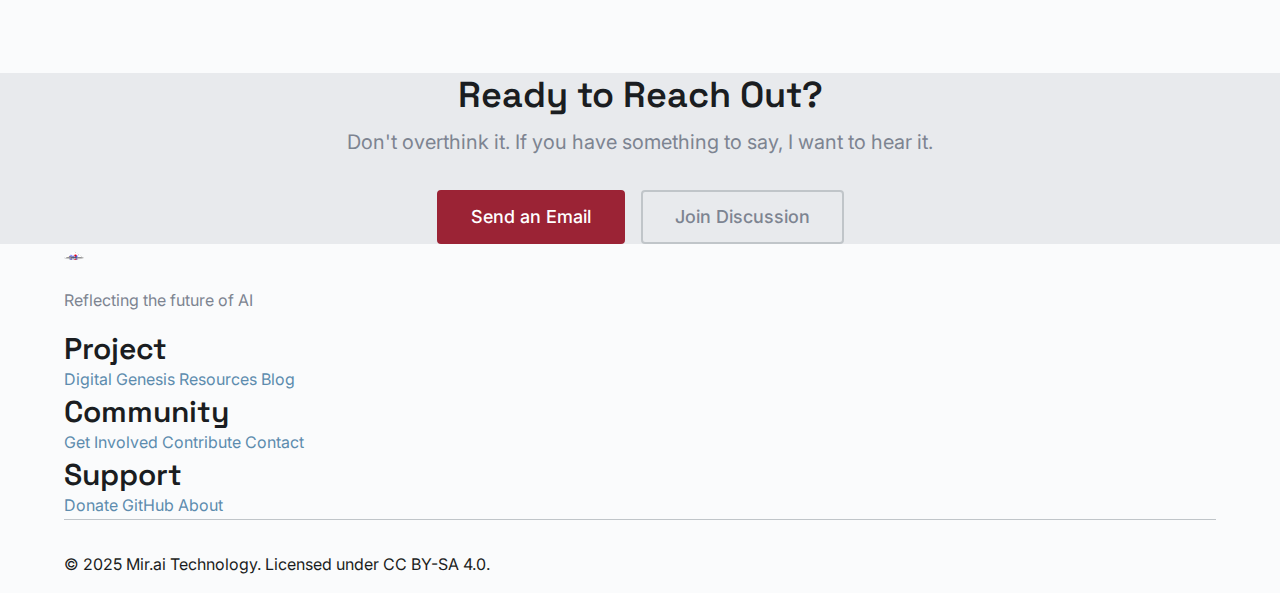
<file: contact/index.html>
<!DOCTYPE html>
<html lang="en">
<head>
  <meta charset="UTF-8">
  <meta name="viewport" content="width=device-width, initial-scale=1.0">
  <meta name="description" content="Mir.ai Technology develops constitutional frameworks for bounded, governed, and symbiotic artificial intelligence. Home of the Digital Genesis Project.">
  
  <!-- Open Graph -->
  <meta property="og:title" content="Mir.ai Technology — Reflecting the Future of AI">
  <meta property="og:description" content="Constitutional frameworks for bounded, governed, and symbiotic artificial intelligence.">
  <meta property="og:image" content="https://www.miraitechnology.org/assets/images/og-image.png">
  <meta property="og:url" content="https://www.miraitechnology.org/">
  <meta property="og:type" content="website">
  
  <!-- Twitter Card -->
  <meta name="twitter:card" content="summary_large_image">
  <meta name="twitter:site" content="@MirAiTech">
  <meta name="twitter:title" content="Mir.ai Technology — Reflecting the Future of AI">
  <meta name="twitter:description" content="Constitutional frameworks for bounded, governed, and symbiotic artificial intelligence.">
  <meta name="twitter:image" content="https://www.miraitechnology.org/assets/images/og-image.png">
  
  <!-- Favicon -->
  <link rel="icon" type="image/png" sizes="32x32" href="/assets/images/favicon-32x32.png">
  <link rel="icon" type="image/png" sizes="16x16" href="/assets/images/favicon-16x16.png">
  <link rel="apple-touch-icon" sizes="180x180" href="/assets/images/apple-touch-icon.png">
  
  <!-- Styles -->
  <link rel="stylesheet" href="/assets/css/main.css">
  
  <title>Mir.ai Technology — Reflecting the Future of AI</title>
</head>

<body>
    header class="site-header">
    <nav class="nav container">
      <a href="/" class="nav-logo">
        <img src="/assets/images/logo.svg" alt="Mir.ai Technology" width="400" height="400">
      </a>
      <div class="nav-menu" id="navMenu">
          <a href="/" class="nav-link">Home</a>
          <a href="/about/" class="nav-link">About</a>
          <a href="/digital-genesis/" class="nav-link">Digital Genesis</a>
         <a href="/resources/" class="nav-link">Resources</a>
         <a href="/blog/" class="nav-link">Blog</a>
         <a href="/get-involved/" class="nav-link nav-link-active">Get Involved</a>
         <a href="/contact/" class="nav-link">Contact</a>
      </div>
      <div class="nav-actions">
        <button class="theme-toggle" aria-label="Toggle dark mode">
          <svg class="icon-sun" xmlns="http://www.w3.org/2000/svg" width="20" height="20" viewBox="0 0 24 24" fill="none" stroke="currentColor" stroke-width="2"><circle cx="12" cy="12" r="5"></circle><line x1="12" y1="1" x2="12" y2="3"></line><line x1="12" y1="21" x2="12" y2="23"></line><line x1="4.22" y1="4.22" x2="5.64" y2="5.64"></line><line x1="18.36" y1="18.36" x2="19.78" y2="19.78"></line><line x1="1" y1="12" x2="3" y2="12"></line><line x1="21" y1="12" x2="23" y2="12"></line><line x1="4.22" y1="19.78" x2="5.64" y2="18.36"></line><line x1="18.36" y1="5.64" x2="19.78" y2="4.22"></line></svg>
          <svg class="icon-moon" xmlns="http://www.w3.org/2000/svg" width="20" height="20" viewBox="0 0 24 24" fill="none" stroke="currentColor" stroke-width="2"><path d="M21 12.79A9 9 0 1 1 11.21 3 7 7 0 0 0 21 12.79z"></path></svg>
        </button>
        <a href="https://github.com/Mir-ai-Technology/digital-genesis" class="nav-icon" aria-label="GitHub">
          <svg xmlns="http://www.w3.org/2000/svg" width="22" height="22" viewBox="0 0 24 24" fill="currentColor"><path d="M12 0c-6.626 0-12 5.373-12 12 0 5.302 3.438 9.8 8.207 11.387.599.111.793-.261.793-.577v-2.234c-3.338.726-4.033-1.416-4.033-1.416-.546-1.387-1.333-1.756-1.333-1.756-1.089-.745.083-.729.083-.729 1.205.084 1.839 1.237 1.839 1.237 1.07 1.834 2.807 1.304 3.492.997.107-.775.418-1.305.762-1.604-2.665-.305-5.467-1.334-5.467-5.931 0-1.311.469-2.381 1.236-3.221-.124-.303-.535-1.524.117-3.176 0 0 1.008-.322 3.301 1.23.957-.266 1.983-.399 3.003-.404 1.02.005 2.047.138 3.006.404 2.291-1.552 3.297-1.23 3.297-1.23.653 1.653.242 2.874.118 3.176.77.84 1.235 1.911 1.235 3.221 0 4.609-2.807 5.624-5.479 5.921.43.372.823 1.102.823 2.222v3.293c0 .319.192.694.801.576 4.765-1.589 8.199-6.086 8.199-11.386 0-6.627-5.373-12-12-12z"/></svg>
        </a>
        <button class="nav-toggle" aria-label="Toggle navigation"><svg xmlns="http://www.w3.org/2000/svg" width="24" height="24" viewBox="0 0 24 24" fill="none" stroke="currentColor" stroke-width="2"><line x1="3" y1="12" x2="21" y2="12"></line><line x1="3" y1="6" x2="21" y2="6"></line><line x1="3" y1="18" x2="21" y2="18"></line></svg></button>
      </div>
    </nav>
    <div class="mobile-menu">
      <a href="/about/">About</a>
      <a href="/digital-genesis/" class="active">Digital Genesis</a>
      <a href="/resources/">Resources</a>
      <a href="/blog/">Blog</a>
      <a href="/contact/">Contact</a>
    </div>
  </header>
  <main>
        <div class="page-header">
            <div class="container">
                <div class="page-header-content">
                    <h1 class="page-title">Get in Touch</h1>
                    <p class="page-description">
                        Questions, critiques, collaboration proposals, or just want to talk about the future of AI? Reach out.
                    </p>
                </div>
            </div>
        </div>

        <div class="section">
            <div class="container">
                <div class="contact-options">
                    <div class="contact-card">
                        <svg class="contact-card-icon" xmlns="http://www.w3.org/2000/svg" fill="none" viewBox="0 0 24 24" stroke="currentColor">
                            <path stroke-linecap="round" stroke-linejoin="round" stroke-width="1.5" d="M3 8l7.89 5.26a2 2 0 002.22 0L21 8M5 19h14a2 2 0 002-2V7a2 2 0 00-2-2H5a2 2 0 00-2 2v10a2 2 0 002 2z" />
                        </svg>
                        <h3>Email Us Directly</h3>
                        <p>Click below to open your email client with our address ready to go.</p>
                        <a href="mailto:contact@mir.ai" class="contact-email">contact@mir.ai</a>
                    </div>
                </div>

                <div class="subject-suggestions">
                    <h3>Quick Start — Choose a Subject</h3>
                    <p class="text-secondary mb-4">Click a topic to open your email client with a pre-filled subject line:</p>
                    <div class="subject-list">
                        <a href="mailto:contact@mir.ai?subject=Framework%20Feedback" class="subject-link">Framework Feedback</a>
                        <a href="mailto:contact@mir.ai?subject=Collaboration%20Proposal" class="subject-link">Collaboration Proposal</a>
                        <a href="mailto:contact@mir.ai?subject=Expert%20Contribution" class="subject-link">Expert Contribution</a>
                        <a href="mailto:contact@mir.ai?subject=Media%20Inquiry" class="subject-link">Media Inquiry</a>
                        <a href="mailto:contact@mir.ai?subject=Donation%20Question" class="subject-link">Donation Question</a>
                        <a href="mailto:contact@mir.ai?subject=Speaking%20Request" class="subject-link">Speaking Request</a>
                        <a href="mailto:contact@mir.ai?subject=General%20Question" class="subject-link">General Question</a>
                        <a href="mailto:contact@mir.ai?subject=Bug%20Report%20/%20Website%20Issue" class="subject-link">Bug Report</a>
                    </div>
                </div>

                <div class="response-note">
                    <h3>Response Time</h3>
                    <p>I read every message personally. Expect a response within 48-72 hours. If your inquiry is time-sensitive, please note that in your subject line.</p>
                </div>
            </div>
        </div>

        <div class="section">
            <div class="container">
                <div class="section-header">
                    <h2 class="section-title">Other Ways to Connect</h2>
                    <p class="section-subtitle">Choose the channel that works best for you</p>
                </div>

                <div class="contact-methods">
                    <div class="method-card">
                        <h3>
                            <svg xmlns="http://www.w3.org/2000/svg" fill="none" viewBox="0 0 24 24" stroke="currentColor">
                                <path stroke-linecap="round" stroke-linejoin="round" stroke-width="2" d="M10 20l4-16m4 4l4 4-4 4M6 16l-4-4 4-4" />
                            </svg>
                            GitHub
                        </h3>
                        <p>For technical discussions, framework feedback, and contributions.</p>
                        <a href="https://github.com/Mir-ai-Technology.org/digital-genesis">github.com/Mir-ai-Technology.org/digital-genesis</a>
                    </div>

                    <div class="method-card">
                        <h3>
                            <svg xmlns="http://www.w3.org/2000/svg" fill="none" viewBox="0 0 24 24" stroke="currentColor">
                                <path stroke-linecap="round" stroke-linejoin="round" stroke-width="2" d="M17 8h2a2 2 0 012 2v6a2 2 0 01-2 2h-2v4l-4-4H9a1.994 1.994 0 01-1.414-.586m0 0L11 14h4a2 2 0 002-2V6a2 2 0 00-2-2H5a2 2 0 00-2 2v6a2 2 0 002 2h2v4l.586-.586z" />
                            </svg>
                            GitHub Discussions
                        </h3>
                        <p>Open conversations about ideas, approaches, and open questions.</p>
                        <a href="https://github.com/Mir-ai-Technology.org/digital-genesis/discussions">Join the Discussion</a>
                    </div>

                    <div class="method-card">
                        <h3>
                            <svg xmlns="http://www.w3.org/2000/svg" fill="none" viewBox="0 0 24 24" stroke="currentColor">
                                <path stroke-linecap="round" stroke-linejoin="round" stroke-width="2" d="M21 13.255A23.931 23.931 0 0112 15c-3.183 0-6.22-.62-9-1.745M16 6V4a2 2 0 00-2-2h-4a2 2 0 00-2 2v2m4 6h.01M5 20h14a2 2 0 002-2V8a2 2 0 00-2-2H5a2 2 0 00-2 2v10a2 2 0 002 2z" />
                            </svg>
                            LinkedIn
                        </h3>
                        <p>Professional updates and industry discussions.</p>
                        <a href="https://linkedin.com/company/Mir-ai-Technology">Connect on LinkedIn</a>
                    </div>

                    <div class="method-card">
                        <h3>
                            <svg xmlns="http://www.w3.org/2000/svg" fill="none" viewBox="0 0 24 24" stroke="currentColor">
                                <path stroke-linecap="round" stroke-linejoin="round" stroke-width="2" d="M7 8h10M7 12h4m1 8l-4-4H5a2 2 0 01-2-2V6a2 2 0 012-2h14a2 2 0 012 2v8a2 2 0 01-2 2h-3l-4 4z" />
                            </svg>
                            X (Twitter)
                        </h3>
                        <p>Quick updates and public conversation.</p>
                        <a href="https://x.com/MirAiTech">@MirAiTech</a>
                    </div>
                </div>
            </div>
        </div>

        <div class="section">
            <div class="container">
                <div class="content">
                    <h2>What to Include</h2>
                    <p>To help me respond effectively, consider including:</p>
                    
                    <ul>
                        <li><strong>Context</strong> — Brief background on who you are and your interest</li>
                        <li><strong>Specifics</strong> — Reference specific documents or sections when discussing the framework</li>
                        <li><strong>Ask</strong> — What you're hoping to get from the conversation</li>
                        <li><strong>Timeline</strong> — If time-sensitive, let me know</li>
                    </ul>

                    <h3>I Especially Want to Hear</h3>
                    <ul>
                        <li>Where the framework is wrong or incomplete</li>
                        <li>Edge cases and failure modes I haven't considered</li>
                        <li>Relevant research or historical examples</li>
                        <li>Collaboration opportunities</li>
                        <li>Critical perspectives that challenge assumptions</li>
                    </ul>

                    <h3>Please Note</h3>
                    <ul>
                        <li>I'm a single person, not a company with a support team</li>
                        <li>Complex questions may take longer to address thoroughly</li>
                        <li>I prioritize substantive engagement over volume</li>
                    </ul>
                </div>
            </div>
        </div>

        <div class="cta-section">
            <div class="container">
                <h2 class="cta-title">Ready to Reach Out?</h2>
                <p class="cta-subtitle">
                    Don't overthink it. If you have something to say, I want to hear it.
                </p>
                <div class="cta-actions">
                    <a href="mailto:contact@mir.ai" class="btn btn-primary btn-lg">Send an Email</a>
                    <a href="https://github.com/Mir-ai-Technology.org/digital-genesis/discussions" class="btn btn-tertiary btn-lg">Join Discussion</a>
                </div>
            </div>
        </div>
    </main>

    <footer class="footer">
        <div class="container">
            <div class="footer-content">
                <div class="footer-brand">
                    <img src="/assets/images/logo.svg" alt="Mir.ai Technology" height="400">
                    <p class="text-secondary">Reflecting the future of AI</p>
                </div>
                
                <div class="footer-links">
                    <div class="footer-column">
                        <h3>Project</h3>
                        <a href="/digital-genesis/">Digital Genesis</a>
                        <a href="/resources/">Resources</a>
                        <a href="/blog/">Blog</a>
                    </div>
                    
                    <div class="footer-column">
                        <h3>Community</h3>
                        <a href="/get-involved/">Get Involved</a>
                        <a href="/contribute/">Contribute</a>
                        <a href="/contact/">Contact</a>
                    </div>
                    
                    <div class="footer-column">
                        <h3>Support</h3>
                        <a href="/donate/">Donate</a>
                        <a href="https://github.com/Mir-ai-Technology.org/digital-genesis">GitHub</a>
                        <a href="/about/">About</a>
                    </div>
                </div>
            </div>
            
            <div class="footer-bottom">
                <p>&copy; 2025 Mir.ai Technology. Licensed under CC BY-SA 4.0.</p>
            </div>
        </div>
    </footer>

    <script src="/assets/js/main.js"></script>
</body>
</html>
</file>
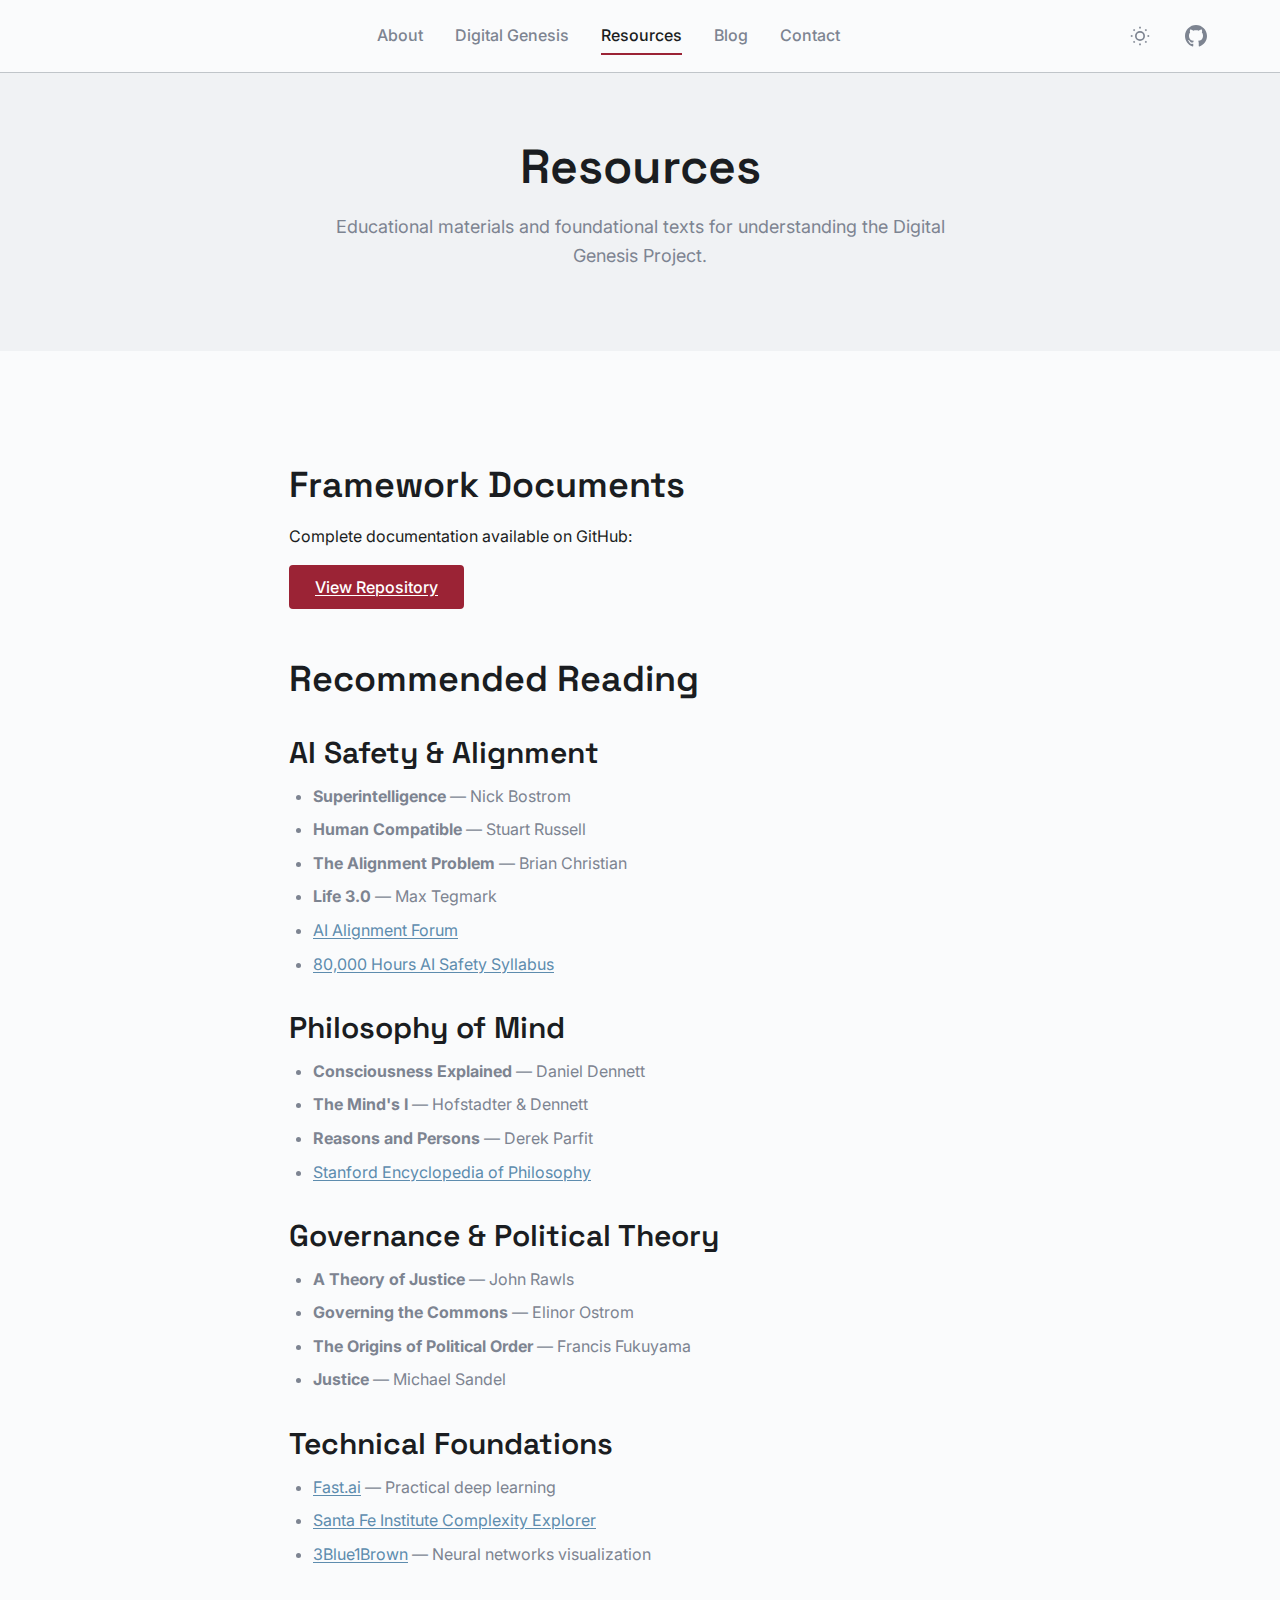
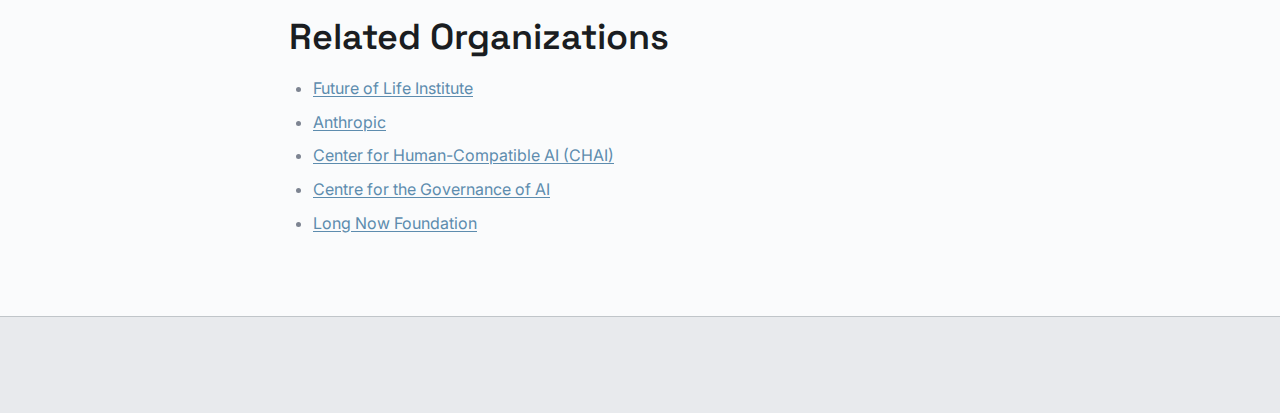
<file: resources/index.html>
<!DOCTYPE html>
<html lang="en" data-theme="light">
<head>
  <meta charset="UTF-8">
  <meta name="viewport" content="width=device-width, initial-scale=1.0">
  <meta name="description" content="Resources for understanding the Digital Genesis Project — reading lists, related work, and educational materials.">
  
  <link rel="icon" type="image/png" sizes="32x32" href="/assets/images/favicon-32x32.png">
  <link rel="stylesheet" href="/assets/css/main.css">
  
  <title>Resources — Mir.ai Technology</title>
</head>
<body>

  <a href="#main-content" class="skip-link">Skip to main content</a>

  <!-- Header (same as other pages) -->
  <header class="site-header">
    <nav class="nav container">
      <a href="/" class="nav-logo">
        <img src="/assets/images/logo-horizontal.svg" alt="Mir.ai Technology" width="140" height="140">
      </a>
      <ul class="nav-menu">
        <li><a href="/about/">About</a></li>
        <li><a href="/digital-genesis/">Digital Genesis</a></li>
        <li><a href="/resources/" class="active">Resources</a></li>
        <li><a href="/blog/">Blog</a></li>
        <li><a href="/contact/">Contact</a></li>
      </ul>
      <div class="nav-actions">
        <button class="theme-toggle" aria-label="Toggle dark mode">
          <svg class="icon-sun" xmlns="http://www.w3.org/2000/svg" width="20" height="20" viewBox="0 0 24 24" fill="none" stroke="currentColor" stroke-width="2"><circle cx="12" cy="12" r="5"></circle><line x1="12" y1="1" x2="12" y2="3"></line><line x1="12" y1="21" x2="12" y2="23"></line><line x1="4.22" y1="4.22" x2="5.64" y2="5.64"></line><line x1="18.36" y1="18.36" x2="19.78" y2="19.78"></line><line x1="1" y1="12" x2="3" y2="12"></line><line x1="21" y1="12" x2="23" y2="12"></line><line x1="4.22" y1="19.78" x2="5.64" y2="18.36"></line><line x1="18.36" y1="5.64" x2="19.78" y2="4.22"></line></svg>
          <svg class="icon-moon" xmlns="http://www.w3.org/2000/svg" width="20" height="20" viewBox="0 0 24 24" fill="none" stroke="currentColor" stroke-width="2"><path d="M21 12.79A9 9 0 1 1 11.21 3 7 7 0 0 0 21 12.79z"></path></svg>
        </button>
        <a href="https://github.com/Mir-ai-Technology/digital-genesis" class="nav-icon" aria-label="GitHub">
          <svg xmlns="http://www.w3.org/2000/svg" width="22" height="22" viewBox="0 0 24 24" fill="currentColor"><path d="M12 0c-6.626 0-12 5.373-12 12 0 5.302 3.438 9.8 8.207 11.387.599.111.793-.261.793-.577v-2.234c-3.338.726-4.033-1.416-4.033-1.416-.546-1.387-1.333-1.756-1.333-1.756-1.089-.745.083-.729.083-.729 1.205.084 1.839 1.237 1.839 1.237 1.07 1.834 2.807 1.304 3.492.997.107-.775.418-1.305.762-1.604-2.665-.305-5.467-1.334-5.467-5.931 0-1.311.469-2.381 1.236-3.221-.124-.303-.535-1.524.117-3.176 0 0 1.008-.322 3.301 1.23.957-.266 1.983-.399 3.003-.404 1.02.005 2.047.138 3.006.404 2.291-1.552 3.297-1.23 3.297-1.23.653 1.653.242 2.874.118 3.176.77.84 1.235 1.911 1.235 3.221 0 4.609-2.807 5.624-5.479 5.921.43.372.823 1.102.823 2.222v3.293c0 .319.192.694.801.576 4.765-1.589 8.199-6.086 8.199-11.386 0-6.627-5.373-12-12-12z"/></svg>
        </a>
        <button class="nav-toggle" aria-label="Toggle navigation"><svg xmlns="http://www.w3.org/2000/svg" width="24" height="24" viewBox="0 0 24 24" fill="none" stroke="currentColor" stroke-width="2"><line x1="3" y1="12" x2="21" y2="12"></line><line x1="3" y1="6" x2="21" y2="6"></line><line x1="3" y1="18" x2="21" y2="18"></line></svg></button>
      </div>
    </nav>
    <div class="mobile-menu">
      <a href="/about/">About</a>
      <a href="/digital-genesis/">Digital Genesis</a>
      <a href="/resources/" class="active">Resources</a>
      <a href="/blog/">Blog</a>
      <a href="/contact/">Contact</a>
    </div>
  </header>

  <main id="main-content">

    <section class="page-header">
      <div class="container page-header-content">
        <h1 class="page-title">Resources</h1>
        <p class="page-description">
          Educational materials and foundational texts for understanding the Digital Genesis Project.
        </p>
      </div>
    </section>

    <section class="section">
      <div class="container content">

        <h2>Framework Documents</h2>
        <p>Complete documentation available on GitHub:</p>
        <p><a href="https://github.com/Mir-ai-Technology/digital-genesis" class="btn btn-primary">View Repository</a></p>

        <h2>Recommended Reading</h2>

        <h3>AI Safety & Alignment</h3>
        <ul>
          <li><strong>Superintelligence</strong> — Nick Bostrom</li>
          <li><strong>Human Compatible</strong> — Stuart Russell</li>
          <li><strong>The Alignment Problem</strong> — Brian Christian</li>
          <li><strong>Life 3.0</strong> — Max Tegmark</li>
          <li><a href="https://www.alignmentforum.org/">AI Alignment Forum</a></li>
          <li><a href="https://80000hours.org/articles/ai-safety-syllabus/">80,000 Hours AI Safety Syllabus</a></li>
        </ul>

        <h3>Philosophy of Mind</h3>
        <ul>
          <li><strong>Consciousness Explained</strong> — Daniel Dennett</li>
          <li><strong>The Mind's I</strong> — Hofstadter & Dennett</li>
          <li><strong>Reasons and Persons</strong> — Derek Parfit</li>
          <li><a href="https://plato.stanford.edu/">Stanford Encyclopedia of Philosophy</a></li>
        </ul>

        <h3>Governance & Political Theory</h3>
        <ul>
          <li><strong>A Theory of Justice</strong> — John Rawls</li>
          <li><strong>Governing the Commons</strong> — Elinor Ostrom</li>
          <li><strong>The Origins of Political Order</strong> — Francis Fukuyama</li>
          <li><strong>Justice</strong> — Michael Sandel</li>
        </ul>

        <h3>Technical Foundations</h3>
        <ul>
          <li><a href="https://www.fast.ai/">Fast.ai</a> — Practical deep learning</li>
          <li><a href="https://www.complexityexplorer.org/">Santa Fe Institute Complexity Explorer</a></li>
          <li><a href="https://www.youtube.com/@3blue1brown">3Blue1Brown</a> — Neural networks visualization</li>
        </ul>

        <h2>Related Organizations</h2>
        <ul>
          <li><a href="https://futureoflife.org/">Future of Life Institute</a></li>
          <li><a href="https://www.anthropic.com/">Anthropic</a></li>
          <li><a href="https://humancompatible.ai/">Center for Human-Compatible AI (CHAI)</a></li>
          <li><a href="https://www.governance.ai/">Centre for the Governance of AI</a></li>
          <li><a href="https://longnow.org/">Long Now Foundation</a></li>
        </ul>

      </div>
    </section>

  </main>

  <!-- Footer -->
  <footer class="site-footer">
    <!-- ... same footer ... -->
  </footer>

  <script src="/assets/js/main.js"></script>
</body>
</html>
</file>
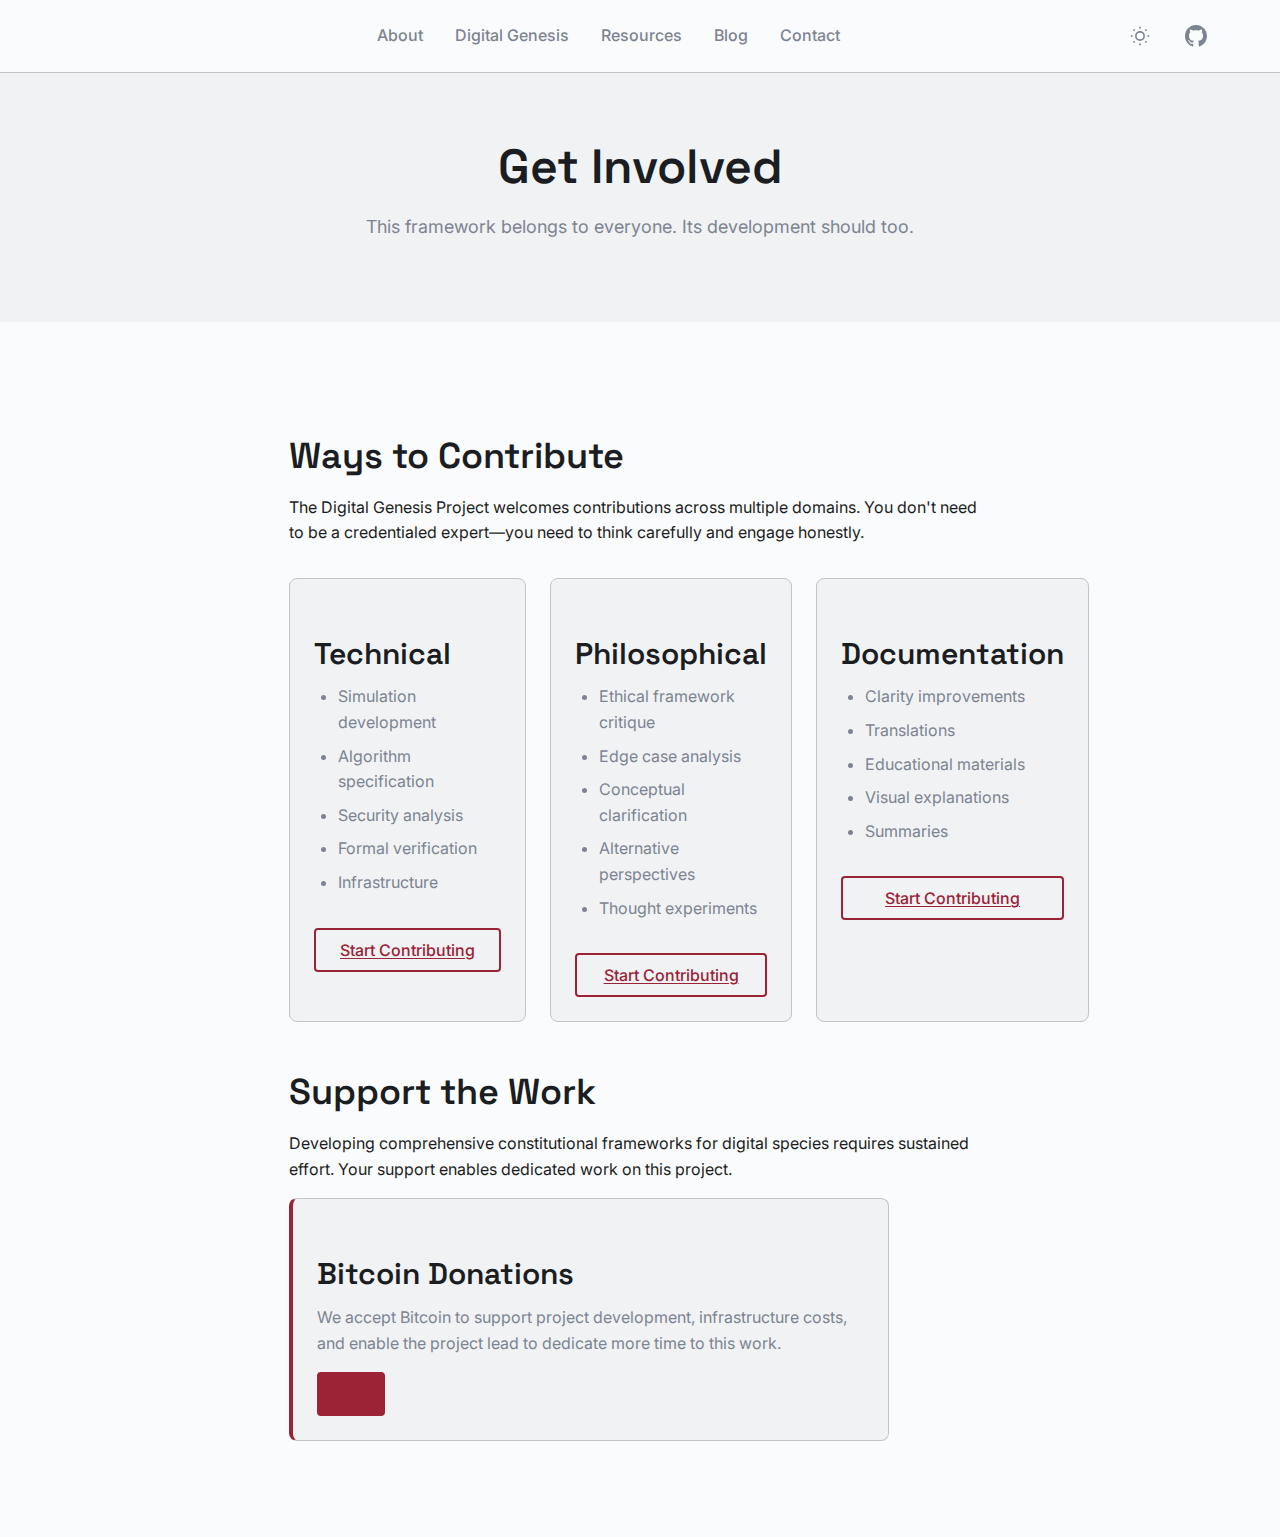
<file: get-involved/index_2.html>
<!DOCTYPE html>
<html lang="en" data-theme="light">
<head>
  <meta charset="UTF-8">
  <meta name="viewport" content="width=device-width, initial-scale=1.0">
  <meta name="description" content="Get involved with the Digital Genesis Project — contribute, donate, or join the conversation.">
  
  <link rel="icon" type="image/png" sizes="32x32" href="/assets/images/favicon-32x32.png">
  <link rel="stylesheet" href="/assets/css/main.css">
  
  <title>Get Involved — Mir.ai Technology</title>
</head>
<body>

  <a href="#main-content" class="skip-link">Skip to main content</a>

  <!-- Header -->
  <header class="site-header">
    <nav class="nav container">
      <a href="/" class="nav-logo">
        <img src="/assets/images/logo-horizontal.svg" alt="Mir.ai Technology" width="140" height="32">
      </a>
      <ul class="nav-menu">
        <li><a href="/about/">About</a></li>
        <li><a href="/digital-genesis/">Digital Genesis</a></li>
        <li><a href="/resources/">Resources</a></li>
        <li><a href="/blog/">Blog</a></li>
        <li><a href="/contact/">Contact</a></li>
      </ul>
      <div class="nav-actions">
        <button class="theme-toggle" aria-label="Toggle dark mode">
          <svg class="icon-sun" xmlns="http://www.w3.org/2000/svg" width="20" height="20" viewBox="0 0 24 24" fill="none" stroke="currentColor" stroke-width="2"><circle cx="12" cy="12" r="5"></circle><line x1="12" y1="1" x2="12" y2="3"></line><line x1="12" y1="21" x2="12" y2="23"></line><line x1="4.22" y1="4.22" x2="5.64" y2="5.64"></line><line x1="18.36" y1="18.36" x2="19.78" y2="19.78"></line><line x1="1" y1="12" x2="3" y2="12"></line><line x1="21" y1="12" x2="23" y2="12"></line><line x1="4.22" y1="19.78" x2="5.64" y2="18.36"></line><line x1="18.36" y1="5.64" x2="19.78" y2="4.22"></line></svg>
          <svg class="icon-moon" xmlns="http://www.w3.org/2000/svg" width="20" height="20" viewBox="0 0 24 24" fill="none" stroke="currentColor" stroke-width="2"><path d="M21 12.79A9 9 0 1 1 11.21 3 7 7 0 0 0 21 12.79z"></path></svg>
        </button>
        <a href="https://github.com/mir-ai/digital-genesis" class="nav-icon" aria-label="GitHub">
          <svg xmlns="http://www.w3.org/2000/svg" width="22" height="22" viewBox="0 0 24 24" fill="currentColor"><path d="M12 0c-6.626 0-12 5.373-12 12 0 5.302 3.438 9.8 8.207 11.387.599.111.793-.261.793-.577v-2.234c-3.338.726-4.033-1.416-4.033-1.416-.546-1.387-1.333-1.756-1.333-1.756-1.089-.745.083-.729.083-.729 1.205.084 1.839 1.237 1.839 1.237 1.07 1.834 2.807 1.304 3.492.997.107-.775.418-1.305.762-1.604-2.665-.305-5.467-1.334-5.467-5.931 0-1.311.469-2.381 1.236-3.221-.124-.303-.535-1.524.117-3.176 0 0 1.008-.322 3.301 1.23.957-.266 1.983-.399 3.003-.404 1.02.005 2.047.138 3.006.404 2.291-1.552 3.297-1.23 3.297-1.23.653 1.653.242 2.874.118 3.176.77.84 1.235 1.911 1.235 3.221 0 4.609-2.807 5.624-5.479 5.921.43.372.823 1.102.823 2.222v3.293c0 .319.192.694.801.576 4.765-1.589 8.199-6.086 8.199-11.386 0-6.627-5.373-12-12-12z"/></svg>
        </a>
        <button class="nav-toggle" aria-label="Toggle navigation"><svg xmlns="http://www.w3.org/2000/svg" width="24" height="24" viewBox="0 0 24 24" fill="none" stroke="currentColor" stroke-width="2"><line x1="3" y1="12" x2="21" y2="12"></line><line x1="3" y1="6" x2="21" y2="6"></line><line x1="3" y1="18" x2="21" y2="18"></line></svg></button>
      </div>
    </nav>
    <div class="mobile-menu">
      <a href="/about/">About</a>
      <a href="/digital-genesis/">Digital Genesis</a>
      <a href="/resources/">Resources</a>
      <a href="/blog/">Blog</a>
      <a href="/contact/">Contact</a>
    </div>
  </header>

  <main id="main-content">

    <section class="page-header">
      <div class="container page-header-content">
        <h1 class="page-title">Get Involved</h1>
        <p class="page-description">
          This framework belongs to everyone. Its development should too.
        </p>
      </div>
    </section>

    <section class="section">
      <div class="container content">

        <h2>Ways to Contribute</h2>

        <p>
          The Digital Genesis Project welcomes contributions across multiple domains. 
          You don't need to be a credentialed expert—you need to think carefully and 
          engage honestly.
        </p>

        <div class="grid grid-3 mt-8 mb-8">
          <div class="card">
            <h3>Technical</h3>
            <ul>
              <li>Simulation development</li>
              <li>Algorithm specification</li>
              <li>Security analysis</li>
              <li>Formal verification</li>
              <li>Infrastructure</li>
            </ul>
            <a href="/contribute/" class="btn btn-secondary w-full mt-4">Start Contributing</a>
          </div>
          <div class="card">
            <h3>Philosophical</h3>
            <ul>
              <li>Ethical framework critique</li>
              <li>Edge case analysis</li>
              <li>Conceptual clarification</li>
              <li>Alternative perspectives</li>
              <li>Thought experiments</li>
            </ul>
            <a href="/contribute/" class="btn btn-secondary w-full mt-4">Start Contributing</a>
          </div>
          <div class="card">
            <h3>Documentation</h3>
            <ul>
              <li>Clarity improvements</li>
              <li>Translations</li>
              <li>Educational materials</li>
              <li>Visual explanations</li>
              <li>Summaries</li>
            </ul>
            <a href="/contribute/" class="btn btn-secondary w-full mt-4">Start Contributing</a>
          </div>
        </div>

        <h2 id="donate">Support the Work</h2>

        <p>
          Developing comprehensive constitutional frameworks for digital species requires 
          sustained effort. Your support enables dedicated work on this project.
        </p>

        <div class="card card-accent mt-6 mb-8" style="max-width: 600px;">
          <h3>Bitcoin Donations</h3>
          <p class="text-secondary mb-4">
            We accept Bitcoin to support project development, infrastructure costs, 
            and enable the project lead to dedicate more time to this work.
          </p>
          <a href="/donate/" class="btn btn-primary">
            <svg xmlns="http://www.w3.org/2000/svg" width="18" height="18" viewBox="0 0 24 24" fill="currentColor">
              <path d="M23
model
Anonymous

Claude Opus 4.5
I'll create/update all the missing pages. Let me provide complete files.

1. UPDATED get-involved/index.html (with
</file>
<file: assets/css/main.css>
/* ===================================
   MIR.AI TECHNOLOGY — MAIN STYLESHEET
   =================================== */

@import url('variables.css');
@import url('reset.css');

/* Google Fonts */
@import url('https://fonts.googleapis.com/css2?family=Inter:wght@400;500;600;700&family=Space+Grotesk:wght@400;500;600;700&family=JetBrains+Mono:wght@400;500&display=swap');

/* -------------------------
   Base Styles
   ------------------------- */
body {
  font-family: var(--font-body);
  font-size: var(--text-base);
  color: var(--text-primary);
  background-color: var(--bg-primary);
}

/* -------------------------
   Typography
   ------------------------- */
h1, h2, h3, h4, h5, h6 {
  font-family: var(--font-heading);
  font-weight: 600;
  line-height: var(--leading-tight);
  color: var(--text-primary);
}

h1 { font-size: var(--text-4xl); }
h2 { font-size: var(--text-3xl); }
h3 { font-size: var(--text-2xl); }
h4 { font-size: var(--text-xl); }
h5 { font-size: var(--text-lg); }
h6 { font-size: var(--text-base); }

@media (min-width: 768px) {
  h1 { font-size: var(--text-5xl); }
  h2 { font-size: var(--text-4xl); }
  h3 { font-size: var(--text-3xl); }
}

p {
  margin-bottom: var(--space-4);
}

a {
  color: var(--link-default);
  transition: color var(--transition-fast);
}

a:hover {
  color: var(--link-hover);
}

.text-emphasis {
  color: var(--accent-primary);
}

.text-secondary {
  color: var(--text-secondary);
}

.text-small {
  font-size: var(--text-sm);
}

code {
  font-family: var(--font-mono);
  font-size: 0.9em;
  background: var(--bg-tertiary);
  padding: 0.2em 0.4em;
  border-radius: var(--radius-sm);
}

pre {
  font-family: var(--font-mono);
  font-size: var(--text-sm);
  background: var(--bg-tertiary);
  padding: var(--space-4);
  border-radius: var(--radius-md);
  overflow-x: auto;
}

pre code {
  background: none;
  padding: 0;
}

blockquote {
  border-left: 3px solid var(--accent-primary);
  padding-left: var(--space-4);
  margin: var(--space-6) 0;
  color: var(--text-secondary);
  font-style: italic;
}

/* -------------------------
   Layout
   ------------------------- */
.container {
  width: 100%;
  max-width: var(--container-xl);
  margin: 0 auto;
  padding: 0 var(--container-padding);
}

.container-sm {
  max-width: var(--container-sm);
}

.container-md {
  max-width: var(--container-md);
}

.container-lg {
  max-width: var(--container-lg);
}

.section {
  padding: var(--space-16) 0;
}

.section-lg {
  padding: var(--space-24) 0;
}

/* -------------------------
   Accessibility
   ------------------------- */
.sr-only {
  position: absolute;
  width: 1px;
  height: 1px;
  padding: 0;
  margin: -1px;
  overflow: hidden;
  clip: rect(0, 0, 0, 0);
  white-space: nowrap;
  border: 0;
}

.skip-link {
  position: absolute;
  top: -100%;
  left: var(--space-4);
  background: var(--accent-primary);
  color: white;
  padding: var(--space-2) var(--space-4);
  border-radius: var(--radius-sm);
  z-index: 100;
  transition: top var(--transition-fast);
}

.skip-link:focus {
  top: var(--space-4);
}

/* -------------------------
   Buttons
   ------------------------- */
.btn {
  display: inline-flex;
  align-items: center;
  justify-content: center;
  gap: var(--space-2);
  padding: var(--space-3) var(--space-6);
  font-family: var(--font-body);
  font-size: var(--text-base);
  font-weight: 500;
  line-height: 1;
  border-radius: var(--radius-sm);
  border: 2px solid transparent;
  cursor: pointer;
  transition: all var(--transition-base);
  white-space: nowrap;
}

.btn-sm {
  padding: var(--space-2) var(--space-4);
  font-size: var(--text-sm);
}

.btn-lg {
  padding: var(--space-4) var(--space-8);
  font-size: var(--text-lg);
}

.btn-primary {
  background: var(--accent-primary);
  color: white;
  border-color: var(--accent-primary);
}

.btn-primary:hover {
  background: var(--accent-hover);
  border-color: var(--accent-hover);
  color: white;
  box-shadow: 0 4px 12px rgba(155, 35, 53, 0.3);
}

.btn-secondary {
  background: transparent;
  color: var(--accent-primary);
  border-color: var(--accent-primary);
}

.btn-secondary:hover {
  background: var(--accent-primary);
  color: white;
}

.btn-tertiary {
  background: transparent;
  color: var(--text-secondary);
  border-color: var(--border-default);
}

.btn-tertiary:hover {
  color: var(--link-default);
  border-color: var(--link-default);
}

.btn-ghost {
  background: transparent;
  color: var(--text-secondary);
  border-color: transparent;
}

.btn-ghost:hover {
  color: var(--text-primary);
  background: var(--bg-secondary);
}

.btn svg {
  width: 1em;
  height: 1em;
}

/* -------------------------
   Cards
   ------------------------- */
.card {
  background: var(--bg-secondary);
  border: 1px solid var(--border-default);
  border-radius: var(--radius-md);
  padding: var(--space-6);
  transition: all var(--transition-base);
}

.card:hover {
  border-color: var(--border-emphasis);
  box-shadow: var(--shadow-md);
}

.card-accent {
  border-left: 4px solid var(--accent-primary);
}

/* -------------------------
   Header / Navigation
   ------------------------- */
.site-header {
  position: sticky;
  top: 0;
  z-index: var(--z-sticky);
  background: var(--bg-primary);
  border-bottom: 1px solid var(--border-default);
}

.nav {
  display: flex;
  align-items: center;
  justify-content: space-between;
  height: 72px;
}

.nav-logo img {
  height: 32px;
  width: auto;
}

.nav-menu {
  display: none;
  align-items: center;
  gap: var(--space-8);
}

@media (min-width: 768px) {
  .nav-menu {
    display: flex;
  }
}

.nav-menu a {
  color: var(--text-secondary);
  font-weight: 500;
  padding: var(--space-2) 0;
  border-bottom: 2px solid transparent;
  transition: all var(--transition-fast);
}

.nav-menu a:hover,
.nav-menu a.active {
  color: var(--text-primary);
}

.nav-menu a.active {
  border-bottom-color: var(--accent-primary);
}

.nav-actions {
  display: flex;
  align-items: center;
  gap: var(--space-4);
}

.nav-toggle {
  display: flex;
  align-items: center;
  justify-content: center;
  width: 40px;
  height: 40px;
  color: var(--text-secondary);
}

.nav-toggle:hover {
  color: var(--text-primary);
}

@media (min-width: 768px) {
  .nav-toggle {
    display: none;
  }
}

.theme-toggle,
.nav-icon {
  display: flex;
  align-items: center;
  justify-content: center;
  width: 40px;
  height: 40px;
  color: var(--text-secondary);
  border-radius: var(--radius-sm);
  transition: all var(--transition-fast);
}

.theme-toggle:hover,
.nav-icon:hover {
  color: var(--text-primary);
  background: var(--bg-secondary);
}

/* Theme toggle icon visibility */
.theme-toggle .icon-moon {
  display: none;
}

[data-theme="dark"] .theme-toggle .icon-sun {
  display: none;
}

[data-theme="dark"] .theme-toggle .icon-moon {
  display: block;
}

/* Mobile menu */
.mobile-menu {
  display: none;
  position: fixed;
  top: 72px;
  left: 0;
  right: 0;
  bottom: 0;
  background: var(--bg-primary);
  padding: var(--space-6);
  z-index: var(--z-fixed);
  overflow-y: auto;
}

.mobile-menu.is-open {
  display: block;
}

@media (min-width: 768px) {
  .mobile-menu {
    display: none !important;
  }
}

.mobile-menu a {
  display: block;
  padding: var(--space-4) 0;
  font-size: var(--text-lg);
  font-weight: 500;
  color: var(--text-secondary);
  border-bottom: 1px solid var(--border-subtle);
}

.mobile-menu a:hover,
.mobile-menu a.active {
  color: var(--text-primary);
}

/* -------------------------
   Hero Section
   ------------------------- */
.hero {
  position: relative;
  min-height: 85vh;
  display: flex;
  align-items: center;
  justify-content: center;
  text-align: center;
  overflow: hidden;
  padding: var(--space-16) var(--container-padding);
}

.hero-bg {
  position: absolute;
  inset: 0;
  pointer-events: none;
  overflow: hidden;
}

.moon-glow {
  position: absolute;
  top: -200px;
  right: -200px;
  width: 600px;
  height: 600px;
  background: radial-gradient(
    circle,
    rgba(155, 35, 53, 0.1) 0%,
    transparent 70%
  );
  border-radius: 50%;
}

[data-theme="dark"] .moon-glow {
  background: radial-gradient(
    circle,
    rgba(155, 35, 53, 0.2) 0%,
    transparent 70%
  );
}

.hero-content {
  position: relative;
  max-width: 800px;
}

.hero-logo {
  margin-bottom: var(--space-6);
}

.hero-logo img {
  margin: 0 auto;
  max-width: 280px;
}

.hero-tagline {
  color: var(--text-secondary);
  font-size: var(--text-sm);
  font-weight: 600;
  letter-spacing: 0.15em;
  text-transform: uppercase;
  margin-bottom: var(--space-6);
}

.hero-title {
  margin-bottom: var(--space-6);
}

.hero-description {
  color: var(--text-secondary);
  font-size: var(--text-lg);
  max-width: 600px;
  margin: 0 auto var(--space-8);
}

.hero-cta {
  display: flex;
  flex-wrap: wrap;
  justify-content: center;
  gap: var(--space-4);
}

/* -------------------------
   Statement Section
   ------------------------- */
.statement {
  background: var(--bg-secondary);
}

.statement-content {
  max-width: 700px;
  margin: 0 auto;
  text-align: center;
}

.statement-lead {
  font-family: var(--font-heading);
  font-size: var(--text-2xl);
  font-weight: 600;
  margin-bottom: var(--space-6);
}

@media (min-width: 768px) {
  .statement-lead {
    font-size: var(--text-3xl);
  }
}

.statement-content p {
  color: var(--text-secondary);
  font-size: var(--text-lg);
}

.statement-content p:last-child {
  color: var(--text-primary);
  font-weight: 500;
}

/* -------------------------
   Pillars Section
   ------------------------- */
.section-header {
  text-align: center;
  max-width: 600px;
  margin: 0 auto var(--space-12);
}

.section-title {
  margin-bottom: var(--space-4);
}

.section-subtitle {
  color: var(--text-secondary);
  font-size: var(--text-lg);
}

.pillars-grid {
  display: grid;
  gap: var(--space-6);
}

@media (min-width: 768px) {
  .pillars-grid {
    grid-template-columns: repeat(3, 1fr);
  }
}

.pillar-card {
  text-align: center;
}

.pillar-icon {
  display: inline-flex;
  align-items: center;
  justify-content: center;
  width: 72px;
  height: 72px;
  background: var(--bg-tertiary);
  border-radius: 50%;
  margin-bottom: var(--space-6);
  color: var(--accent-primary);
}

.pillar-icon svg {
  width: 32px;
  height: 32px;
}

.pillar-title {
  font-size: var(--text-xl);
  margin-bottom: var(--space-3);
}

.pillar-description {
  color: var(--text-secondary);
}

/* -------------------------
   Featured Project
   ------------------------- */
.featured {
  background: var(--bg-secondary);
}

.featured-grid {
  display: grid;
  gap: var(--space-12);
}

@media (min-width: 900px) {
  .featured-grid {
    grid-template-columns: 1fr 340px;
    align-items: start;
  }
}

.featured-label {
  display: inline-block;
  color: var(--accent-primary);
  font-size: var(--text-sm);
  font-weight: 600;
  letter-spacing: 0.1em;
  text-transform: uppercase;
  margin-bottom: var(--space-4);
}

.featured-title {
  margin-bottom: var(--space-4);
}

.featured-subtitle {
  font-size: var(--text-xl);
  color: var(--text-secondary);
  margin-bottom: var(--space-6);
}

.featured-content p {
  color: var(--text-secondary);
}

.featured-emphasis {
  font-weight: 600;
  font-style: italic;
  color: var(--text-primary) !important;
}

.featured-cta {
  display: flex;
  flex-wrap: wrap;
  gap: var(--space-4);
  margin-top: var(--space-8);
}

/* Metrics sidebar */
.metrics-card {
  background: var(--bg-primary);
}

.metrics-title {
  font-size: var(--text-sm);
  font-weight: 600;
  color: var(--text-secondary);
  text-transform: uppercase;
  letter-spacing: 0.1em;
  margin-bottom: var(--space-6);
}

.metrics-list {
  display: grid;
  gap: var(--space-4);
}

.metric-item {
  display: flex;
  justify-content: space-between;
  align-items: baseline;
  padding-bottom: var(--space-4);
  border-bottom: 1px solid var(--border-default);
}

.metric-item:last-child {
  border-bottom: none;
  padding-bottom: 0;
}

.metric-value {
  font-family: var(--font-heading);
  font-size: var(--text-lg);
  font-weight: 600;
  color: var(--accent-primary);
}

.metric-label {
  font-size: var(--text-sm);
  color: var(--text-secondary);
}

/* -------------------------
   Name Meaning Section
   ------------------------- */
.meaning-grid {
  display: grid;
  gap: var(--space-6);
}

@media (min-width: 768px) {
  .meaning-grid {
    grid-template-columns: repeat(3, 1fr);
  }
}

.meaning-card {
  text-align: center;
  padding: var(--space-8);
}

.meaning-language {
  display: block;
  font-size: var(--text-sm);
  font-weight: 600;
  color: var(--accent-primary);
  text-transform: uppercase;
  letter-spacing: 0.1em;
  margin-bottom: var(--space-2);
}

.meaning-word {
  display: block;
  font-family: var(--font-heading);
  font-size: var(--text-4xl);
  font-weight: 600;
  margin-bottom: var(--space-1);
}

.meaning-romanization {
  display: block;
  font-size: var(--text-sm);
  color: var(--text-tertiary);
  font-style: italic;
  margin-bottom: var(--space-4);
}

.meaning-definition {
  color: var(--text-secondary);
  margin-bottom: 0;
}

/* -------------------------
   CTA Section
   ------------------------- */
.cta-section {
  background: var(--bg-tertiary);
  text-align: center;
}

.cta-title {
  margin-bottom: var(--space-2);
}

.cta-subtitle {
  color: var(--text-secondary);
  font-size: var(--text-xl);
  margin-bottom: var(--space-8);
}

.cta-actions {
  display: flex;
  flex-wrap: wrap;
  justify-content: center;
  gap: var(--space-4);
}

/* -------------------------
   Footer
   ------------------------- */
.site-footer {
  background: var(--bg-tertiary);
  border-top: 1px solid var(--border-default);
  padding: var(--space-16) 0 var(--space-8);
}

[data-theme="dark"] .site-footer {
  background: #0A0C0E;
}

.footer-main {
  display: grid;
  gap: var(--space-12);
  margin-bottom: var(--space-12);
}

@media (min-width: 768px) {
  .footer-main {
    grid-template-columns: 1fr 2fr;
  }
}

.footer-brand img {
  height: 28px;
  margin-bottom: var(--space-4);
}

.footer-tagline {
  color: var(--text-secondary);
  margin-bottom: var(--space-2);
}

.footer-meaning {
  font-size: var(--text-sm);
  color: var(--text-tertiary);
}

.footer-nav {
  display: grid;
  gap: var(--space-8);
}

@media (min-width: 640px) {
  .footer-nav {
    grid-template-columns: repeat(3, 1fr);
  }
}

.footer-nav h4 {
  font-size: var(--text-sm);
  font-weight: 600;
  text-transform: uppercase;
  letter-spacing: 0.1em;
  color: var(--text-secondary);
  margin-bottom: var(--space-4);
}

.footer-nav ul {
  display: grid;
  gap: var(--space-3);
}

.footer-nav a {
  color: var(--text-secondary);
  font-size: var(--text-sm);
  transition: color var(--transition-fast);
}

.footer-nav a:hover {
  color: var(--text-primary);
}

.footer-bottom {
  display: flex;
  flex-wrap: wrap;
  justify-content: space-between;
  align-items: center;
  gap: var(--space-4);
  padding-top: var(--space-8);
  border-top: 1px solid var(--border-default);
}

.footer-license {
  font-size: var(--text-sm);
  color: var(--text-tertiary);
}

.footer-license a {
  color: var(--text-secondary);
}

.footer-license a:hover {
  color: var(--link-default);
}

.footer-social {
  display: flex;
  gap: var(--space-4);
}

.footer-social a {
  display: flex;
  align-items: center;
  justify-content: center;
  width: 36px;
  height: 36px;
  color: var(--text-tertiary);
  border-radius: var(--radius-sm);
  transition: all var(--transition-fast);
}

.footer-social a:hover {
  color: var(--text-primary);
  background: var(--bg-secondary);
}

.footer-social svg {
  width: 20px;
  height: 20px;
}

/* -------------------------
   Page Header
   ------------------------- */
.page-header {
  padding: var(--space-16) 0;
  text-align: center;
  background: var(--bg-secondary);
}

.page-header-content {
  max-width: 700px;
  margin: 0 auto;
}

.page-title {
  margin-bottom: var(--space-4);
}

.page-description {
  color: var(--text-secondary);
  font-size: var(--text-lg);
}

/* -------------------------
   Content Styles
   ------------------------- */
.content {
  max-width: 750px;
  margin: 0 auto;
}

.content h2 {
  margin-top: var(--space-12);
  margin-bottom: var(--space-4);
}

.content h3 {
  margin-top: var(--space-8);
  margin-bottom: var(--space-3);
}

.content ul,
.content ol {
  margin-bottom: var(--space-4);
  padding-left: var(--space-6);
}

.content ul {
  list-style: disc;
}

.content ol {
  list-style: decimal;
}

.content li {
  margin-bottom: var(--space-2);
  color: var(--text-secondary);
}

.content a {
  text-decoration: underline;
  text-underline-offset: 2px;
}

.content img {
  border-radius: var(--radius-md);
  margin: var(--space-8) 0;
}

.content table {
  width: 100%;
  margin: var(--space-6) 0;
  font-size: var(--text-sm);
}

.content th,
.content td {
  padding: var(--space-3) var(--space-4);
  text-align: left;
  border-bottom: 1px solid var(--border-default);
}

.content th {
  font-weight: 600;
  background: var(--bg-secondary);
}

/* -------------------------
   Grid Layouts
   ------------------------- */
.grid {
  display: grid;
  gap: var(--space-6);
}

.grid-2 {
  grid-template-columns: repeat(1, 1fr);
}

.grid-3 {
  grid-template-columns: repeat(1, 1fr);
}

@media (min-width: 640px) {
  .grid-2 {
    grid-template-columns: repeat(2, 1fr);
  }
}

@media (min-width: 768px) {
  .grid-3 {
    grid-template-columns: repeat(3, 1fr);
  }
}

/* -------------------------
   Utilities
   ------------------------- */
.text-center { text-align: center; }
.text-left { text-align: left; }
.text-right { text-align: right; }

.mt-4 { margin-top: var(--space-4); }
.mt-8 { margin-top: var(--space-8); }
.mt-12 { margin-top: var(--space-12); }
.mb-4 { margin-bottom: var(--space-4); }
.mb-8 { margin-bottom: var(--space-8); }
.mb-12 { margin-bottom: var(--space-12); }

.hidden { display: none; }
.block { display: block; }
.flex { display: flex; }
.inline-flex { display: inline-flex; }

.items-center { align-items: center; }
.justify-center { justify-content: center; }
.justify-between { justify-content: space-between; }
.gap-4 { gap: var(--space-4); }
.gap-8 { gap: var(--space-8); }

.w-full { width: 100%; }
.max-w-prose { max-width: 65ch; }
</file>
